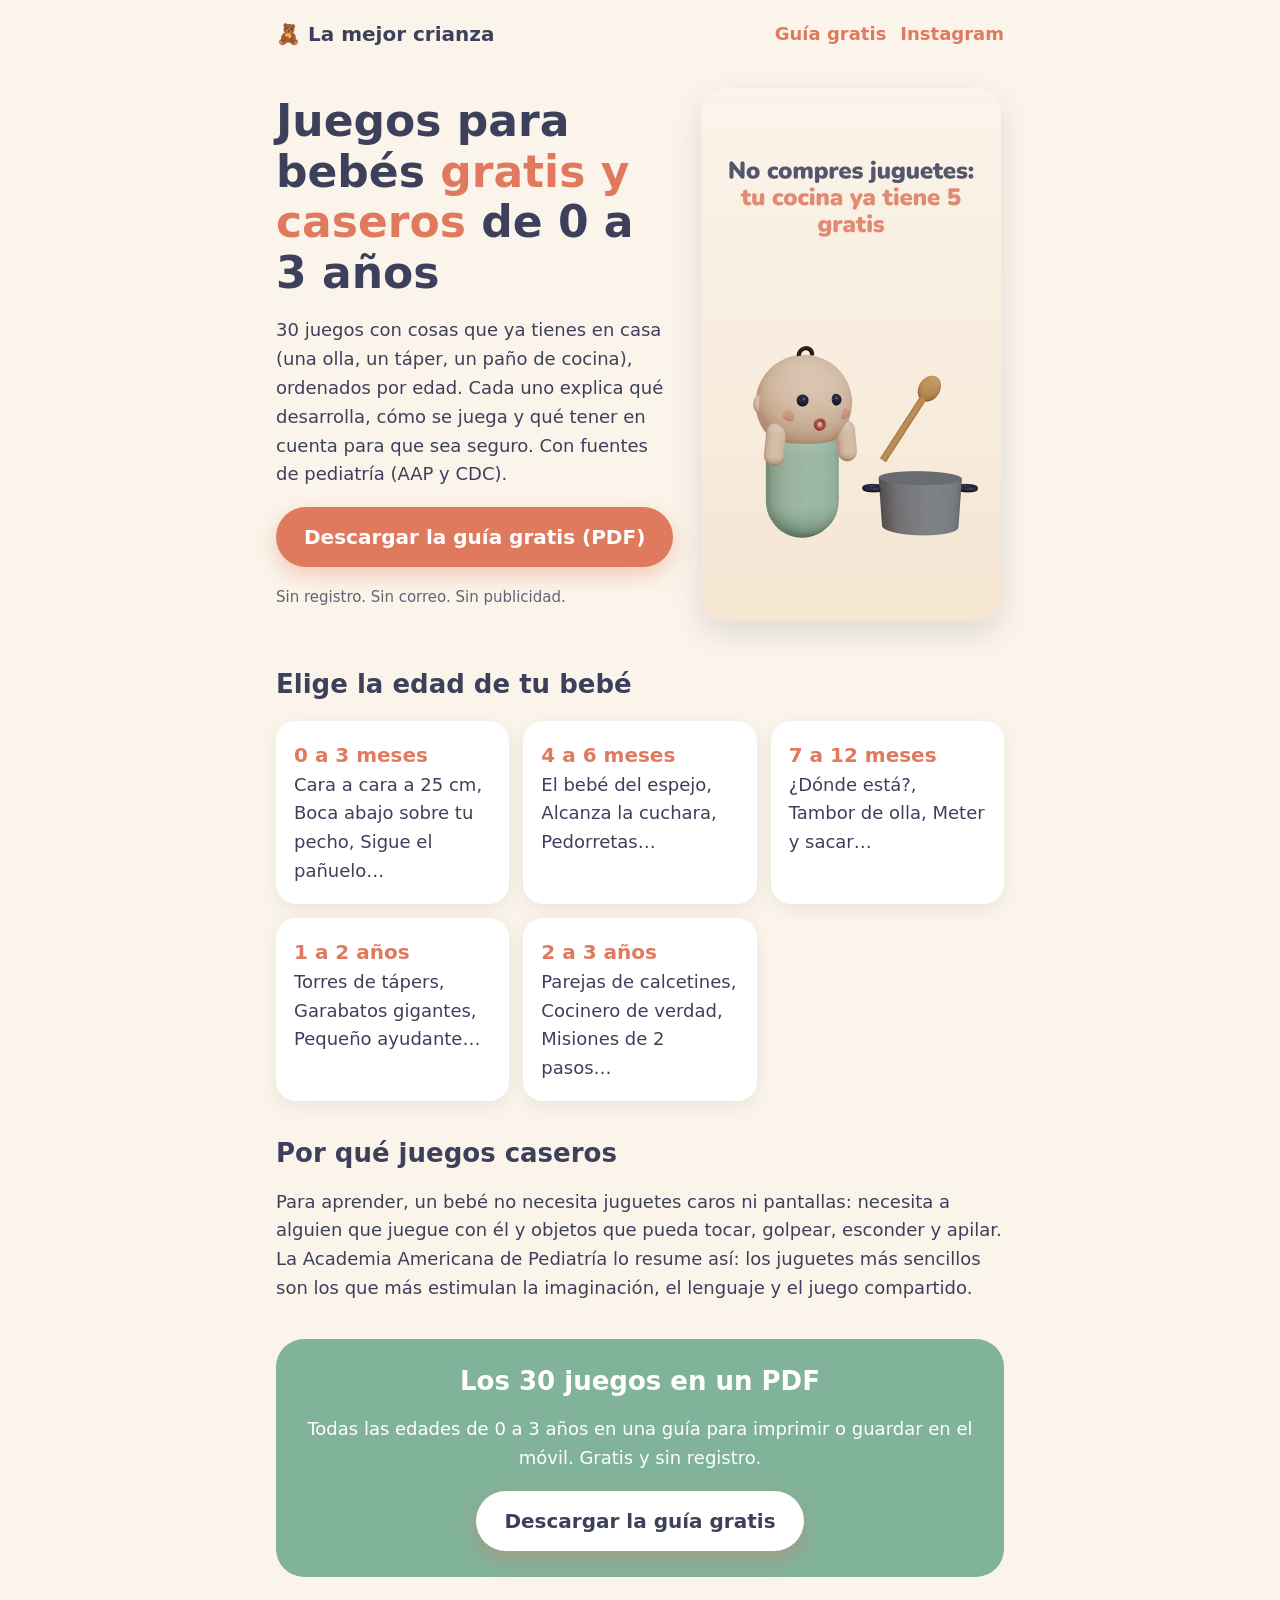
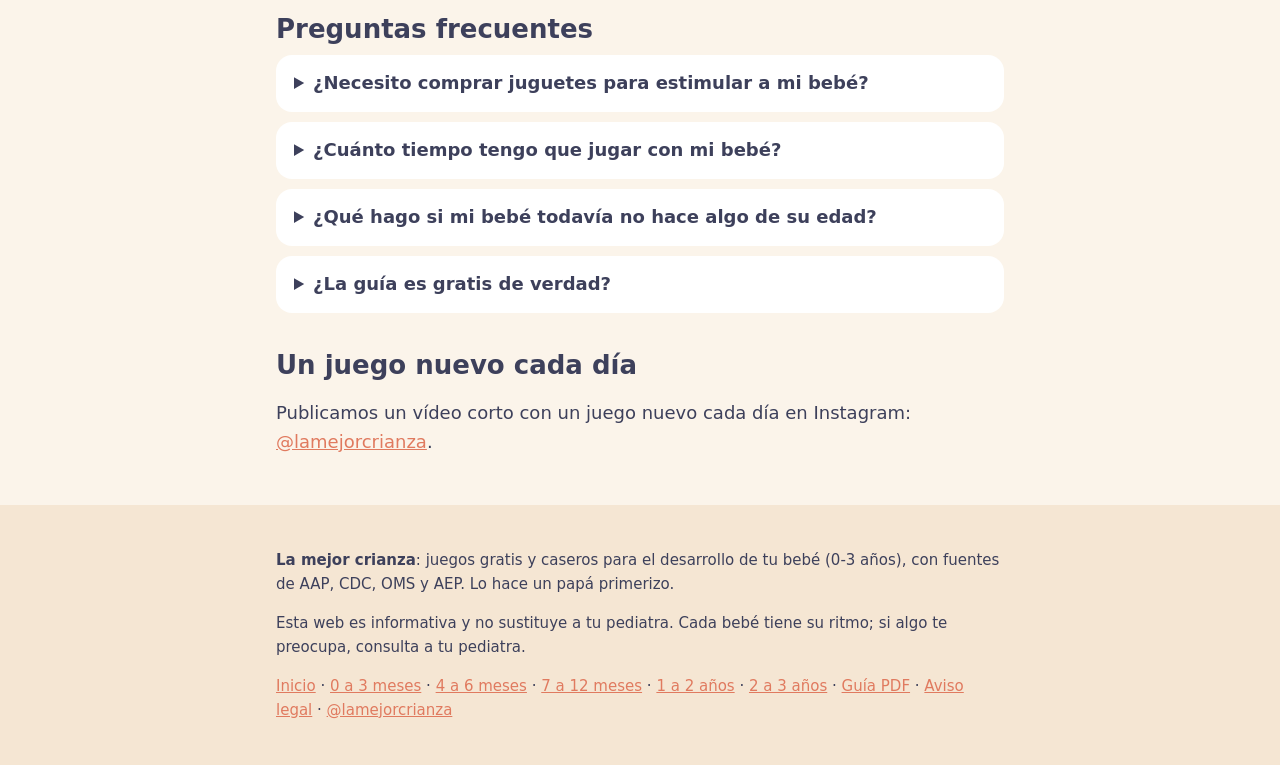
<file: index.html>
<!doctype html>
<html lang="es">
<head>
<meta charset="utf-8">
<meta name="viewport" content="width=device-width,initial-scale=1">
<title>Juegos para bebés gratis y caseros (0-3 años) + guía PDF</title>
<meta name="description" content="30 juegos gratis para bebés de 0 a 3 años con cosas de casa, ordenados por edad y con fuentes de pediatría. Descarga la guía en PDF sin registro.">
<link rel="canonical" href="https://laap92.github.io/juegos-para-bebes/">
<meta property="og:type" content="website">
<meta property="og:locale" content="es_ES">
<meta property="og:title" content="Juegos para bebés gratis y caseros (0-3 años) + guía PDF">
<meta property="og:description" content="30 juegos gratis para bebés de 0 a 3 años con cosas de casa, ordenados por edad y con fuentes de pediatría. Descarga la guía en PDF sin registro.">
<meta property="og:url" content="https://laap92.github.io/juegos-para-bebes/">
<meta property="og:image" content="https://laap92.github.io/juegos-para-bebes/img/portada.jpg">
<meta name="twitter:card" content="summary_large_image">
<link rel="icon" href="img/icono.png">
<link rel="stylesheet" href="estilo.css">
<script type="application/ld+json">{"@context": "https://schema.org", "@type": "WebSite", "name": "La mejor crianza", "url": "https://laap92.github.io/juegos-para-bebes/", "inLanguage": "es"}</script>
<script type="application/ld+json">{"@context": "https://schema.org", "@type": "FAQPage", "mainEntity": [{"@type": "Question", "name": "¿Necesito comprar juguetes para estimular a mi bebé?", "acceptedAnswer": {"@type": "Answer", "text": "No. La Academia Americana de Pediatría (AAP) recuerda que los juguetes sencillos y tradicionales, y sobre todo jugar contigo, son lo que más ayuda al desarrollo. Una olla, un táper o un paño de cocina valen."}}, {"@type": "Question", "name": "¿Cuánto tiempo tengo que jugar con mi bebé?", "acceptedAnswer": {"@type": "Answer", "text": "Ratos cortos varias veces al día, cuando esté despierto y tranquilo. Si se cansa, llora o mira hacia otro lado, para y prueba más tarde. Lo importante es la constancia, no la duración."}}, {"@type": "Question", "name": "¿Qué hago si mi bebé todavía no hace algo de su edad?", "acceptedAnswer": {"@type": "Answer", "text": "Cada bebé tiene su ritmo y las edades son orientativas. Si algo te preocupa, consulta a tu pediatra: es quien puede valorarlo."}}, {"@type": "Question", "name": "¿La guía es gratis de verdad?", "acceptedAnswer": {"@type": "Answer", "text": "Sí. Es un PDF que se descarga sin registro ni correo electrónico."}}]}</script>
</head>
<body>
<header><div class="envoltura"><a class="marca" href="./">🧸 La mejor crianza</a><nav><a href="guia/">Guía gratis</a><a href="https://www.instagram.com/lamejorcrianza/" rel="me">Instagram</a></nav></div></header>
<main class="envoltura">
<section class="hero"><div>
<h1>Juegos para bebés <em>gratis y caseros</em> de 0 a 3 años</h1>
<p>30 juegos con cosas que ya tienes en casa (una olla, un táper, un paño de cocina), ordenados por edad. Cada uno explica qué desarrolla, cómo se juega y qué tener en cuenta para que sea seguro. Con fuentes de pediatría (AAP y CDC).</p>
<p><a class="boton" href="guia/">Descargar la guía gratis (PDF)</a></p>
<p class="nota">Sin registro. Sin correo. Sin publicidad.</p>
</div><img src="img/portada.jpg" alt="Ilustración 3D de un bebé jugando con una olla y una cuchara de madera" width="300" height="533"></section>
<h2>Elige la edad de tu bebé</h2>
<div class="etapas"><a class="etapa" href="juegos-bebe-0-3-meses/"><b>0 a 3 meses</b>Cara a cara a 25 cm, Boca abajo sobre tu pecho, Sigue el pañuelo…</a><a class="etapa" href="juegos-bebe-4-6-meses/"><b>4 a 6 meses</b>El bebé del espejo, Alcanza la cuchara, Pedorretas…</a><a class="etapa" href="juegos-bebe-7-12-meses/"><b>7 a 12 meses</b>¿Dónde está?, Tambor de olla, Meter y sacar…</a><a class="etapa" href="juegos-nino-1-2-anos/"><b>1 a 2 años</b>Torres de tápers, Garabatos gigantes, Pequeño ayudante…</a><a class="etapa" href="juegos-nino-2-3-anos/"><b>2 a 3 años</b>Parejas de calcetines, Cocinero de verdad, Misiones de 2 pasos…</a></div>
<h2>Por qué juegos caseros</h2>
<p>Para aprender, un bebé no necesita juguetes caros ni pantallas: necesita a alguien que juegue con él y objetos que pueda tocar, golpear, esconder y apilar. La Academia Americana de Pediatría lo resume así: los juguetes más sencillos son los que más estimulan la imaginación, el lenguaje y el juego compartido.</p>
<section class="cta"><h2>Los 30 juegos en un PDF</h2>
<p>Todas las edades de 0 a 3 años en una guía para imprimir o guardar en el móvil. Gratis y sin registro.</p>
<a class="boton" href="guia/">Descargar la guía gratis</a></section>
<h2>Preguntas frecuentes</h2>
<details><summary>¿Necesito comprar juguetes para estimular a mi bebé?</summary><p>No. La Academia Americana de Pediatría (AAP) recuerda que los juguetes sencillos y tradicionales, y sobre todo jugar contigo, son lo que más ayuda al desarrollo. Una olla, un táper o un paño de cocina valen.</p></details><details><summary>¿Cuánto tiempo tengo que jugar con mi bebé?</summary><p>Ratos cortos varias veces al día, cuando esté despierto y tranquilo. Si se cansa, llora o mira hacia otro lado, para y prueba más tarde. Lo importante es la constancia, no la duración.</p></details><details><summary>¿Qué hago si mi bebé todavía no hace algo de su edad?</summary><p>Cada bebé tiene su ritmo y las edades son orientativas. Si algo te preocupa, consulta a tu pediatra: es quien puede valorarlo.</p></details><details><summary>¿La guía es gratis de verdad?</summary><p>Sí. Es un PDF que se descarga sin registro ni correo electrónico.</p></details>
<h2>Un juego nuevo cada día</h2>
<p>Publicamos un vídeo corto con un juego nuevo cada día en Instagram: <a href="https://www.instagram.com/lamejorcrianza/">@lamejorcrianza</a>.</p>

</main>
<footer><div class="envoltura">
<p><b>La mejor crianza</b>: juegos gratis y caseros para el desarrollo de tu bebé (0-3 años), con fuentes de AAP, CDC, OMS y AEP. Lo hace un papá primerizo.</p>
<p>Esta web es informativa y no sustituye a tu pediatra. Cada bebé tiene su ritmo; si algo te preocupa, consulta a tu pediatra.</p>
<p><a href="./">Inicio</a> · <a href="juegos-bebe-0-3-meses/">0 a 3 meses</a> · <a href="juegos-bebe-4-6-meses/">4 a 6 meses</a> · <a href="juegos-bebe-7-12-meses/">7 a 12 meses</a> · <a href="juegos-nino-1-2-anos/">1 a 2 años</a> · <a href="juegos-nino-2-3-anos/">2 a 3 años</a> · <a href="guia/">Guía PDF</a> · <a href="aviso-legal/">Aviso legal</a> · <a href="https://www.instagram.com/lamejorcrianza/">@lamejorcrianza</a></p>
</div></footer>
</body>
</html>
</file>
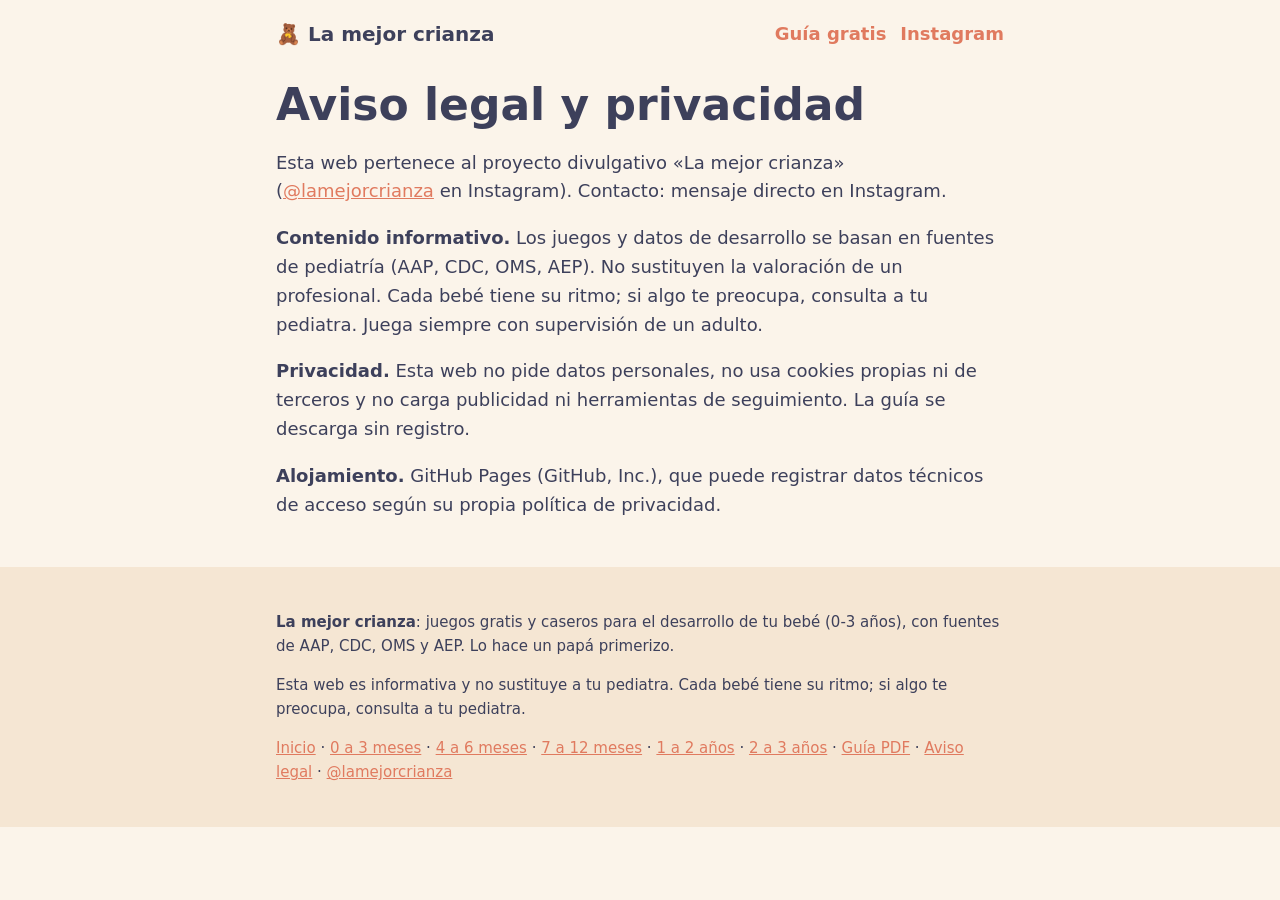
<file: aviso-legal/index.html>
<!doctype html>
<html lang="es">
<head>
<meta charset="utf-8">
<meta name="robots" content="noindex">
<meta name="viewport" content="width=device-width,initial-scale=1">
<title>Aviso legal y privacidad · La mejor crianza</title>
<meta name="description" content="Aviso legal y privacidad de La mejor crianza.">
<link rel="canonical" href="https://laap92.github.io/juegos-para-bebes/aviso-legal/">
<meta property="og:type" content="website">
<meta property="og:locale" content="es_ES">
<meta property="og:title" content="Aviso legal y privacidad · La mejor crianza">
<meta property="og:description" content="Aviso legal y privacidad de La mejor crianza.">
<meta property="og:url" content="https://laap92.github.io/juegos-para-bebes/aviso-legal/">
<meta property="og:image" content="https://laap92.github.io/juegos-para-bebes/img/portada.jpg">
<meta name="twitter:card" content="summary_large_image">
<link rel="icon" href="../img/icono.png">
<link rel="stylesheet" href="../estilo.css">

</head>
<body>
<header><div class="envoltura"><a class="marca" href=".././">🧸 La mejor crianza</a><nav><a href="../guia/">Guía gratis</a><a href="https://www.instagram.com/lamejorcrianza/" rel="me">Instagram</a></nav></div></header>
<main class="envoltura">
<h1>Aviso legal y privacidad</h1>
<p>Esta web pertenece al proyecto divulgativo «La mejor crianza» (<a href="https://www.instagram.com/lamejorcrianza/">@lamejorcrianza</a> en Instagram). Contacto: mensaje directo en Instagram.</p>
<p><b>Contenido informativo.</b> Los juegos y datos de desarrollo se basan en fuentes de pediatría (AAP, CDC, OMS, AEP). No sustituyen la valoración de un profesional. Cada bebé tiene su ritmo; si algo te preocupa, consulta a tu pediatra. Juega siempre con supervisión de un adulto.</p>
<p><b>Privacidad.</b> Esta web no pide datos personales, no usa cookies propias ni de terceros y no carga publicidad ni herramientas de seguimiento. La guía se descarga sin registro.</p>
<p><b>Alojamiento.</b> GitHub Pages (GitHub, Inc.), que puede registrar datos técnicos de acceso según su propia política de privacidad.</p>

</main>
<footer><div class="envoltura">
<p><b>La mejor crianza</b>: juegos gratis y caseros para el desarrollo de tu bebé (0-3 años), con fuentes de AAP, CDC, OMS y AEP. Lo hace un papá primerizo.</p>
<p>Esta web es informativa y no sustituye a tu pediatra. Cada bebé tiene su ritmo; si algo te preocupa, consulta a tu pediatra.</p>
<p><a href=".././">Inicio</a> · <a href="../juegos-bebe-0-3-meses/">0 a 3 meses</a> · <a href="../juegos-bebe-4-6-meses/">4 a 6 meses</a> · <a href="../juegos-bebe-7-12-meses/">7 a 12 meses</a> · <a href="../juegos-nino-1-2-anos/">1 a 2 años</a> · <a href="../juegos-nino-2-3-anos/">2 a 3 años</a> · <a href="../guia/">Guía PDF</a> · <a href="../aviso-legal/">Aviso legal</a> · <a href="https://www.instagram.com/lamejorcrianza/">@lamejorcrianza</a></p>
</div></footer>
</body>
</html>
</file>
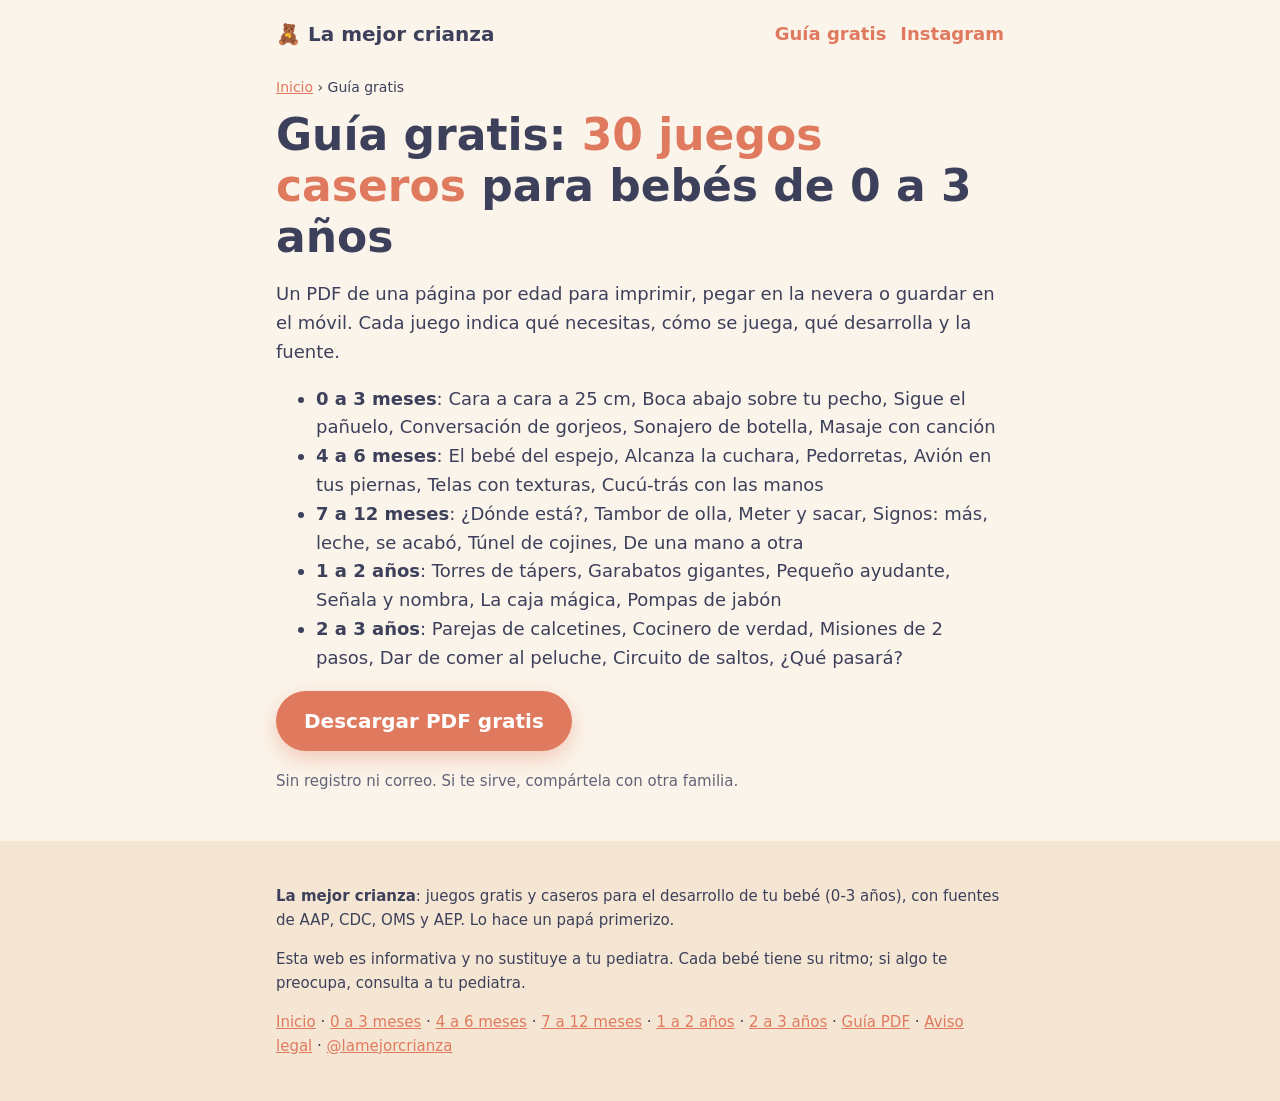
<file: guia/index.html>
<!doctype html>
<html lang="es">
<head>
<meta charset="utf-8">
<meta name="viewport" content="width=device-width,initial-scale=1">
<title>Guía gratis en PDF: 30 juegos caseros para bebés (0-3 años)</title>
<meta name="description" content="Descarga gratis y sin registro la guía con 30 juegos caseros para bebés de 0 a 3 años, ordenados por edad.">
<link rel="canonical" href="https://laap92.github.io/juegos-para-bebes/guia/">
<meta property="og:type" content="website">
<meta property="og:locale" content="es_ES">
<meta property="og:title" content="Guía gratis en PDF: 30 juegos caseros para bebés (0-3 años)">
<meta property="og:description" content="Descarga gratis y sin registro la guía con 30 juegos caseros para bebés de 0 a 3 años, ordenados por edad.">
<meta property="og:url" content="https://laap92.github.io/juegos-para-bebes/guia/">
<meta property="og:image" content="https://laap92.github.io/juegos-para-bebes/img/portada.jpg">
<meta name="twitter:card" content="summary_large_image">
<link rel="icon" href="../img/icono.png">
<link rel="stylesheet" href="../estilo.css">
<script type="application/ld+json">{"@context": "https://schema.org", "@type": "DigitalDocument", "name": "Guía: 30 juegos gratis para bebés de 0 a 3 años", "inLanguage": "es", "encodingFormat": "application/pdf", "url": "https://laap92.github.io/juegos-para-bebes/guia-30-juegos-gratis-bebe.pdf", "isAccessibleForFree": true}</script>
</head>
<body>
<header><div class="envoltura"><a class="marca" href=".././">🧸 La mejor crianza</a><nav><a href="../guia/">Guía gratis</a><a href="https://www.instagram.com/lamejorcrianza/" rel="me">Instagram</a></nav></div></header>
<main class="envoltura">
<div class="migas"><a href="../">Inicio</a> › Guía gratis</div>
<h1>Guía gratis: <em>30 juegos caseros</em> para bebés de 0 a 3 años</h1>
<p>Un PDF de una página por edad para imprimir, pegar en la nevera o guardar en el móvil. Cada juego indica qué necesitas, cómo se juega, qué desarrolla y la fuente.</p>
<ul><li><b>0 a 3 meses</b>: Cara a cara a 25 cm, Boca abajo sobre tu pecho, Sigue el pañuelo, Conversación de gorjeos, Sonajero de botella, Masaje con canción</li><li><b>4 a 6 meses</b>: El bebé del espejo, Alcanza la cuchara, Pedorretas, Avión en tus piernas, Telas con texturas, Cucú-trás con las manos</li><li><b>7 a 12 meses</b>: ¿Dónde está?, Tambor de olla, Meter y sacar, Signos: más, leche, se acabó, Túnel de cojines, De una mano a otra</li><li><b>1 a 2 años</b>: Torres de tápers, Garabatos gigantes, Pequeño ayudante, Señala y nombra, La caja mágica, Pompas de jabón</li><li><b>2 a 3 años</b>: Parejas de calcetines, Cocinero de verdad, Misiones de 2 pasos, Dar de comer al peluche, Circuito de saltos, ¿Qué pasará?</li></ul>
<p><a class="boton" href="../guia-30-juegos-gratis-bebe.pdf" download>Descargar PDF gratis</a></p>
<p class="nota">Sin registro ni correo. Si te sirve, compártela con otra familia.</p>

</main>
<footer><div class="envoltura">
<p><b>La mejor crianza</b>: juegos gratis y caseros para el desarrollo de tu bebé (0-3 años), con fuentes de AAP, CDC, OMS y AEP. Lo hace un papá primerizo.</p>
<p>Esta web es informativa y no sustituye a tu pediatra. Cada bebé tiene su ritmo; si algo te preocupa, consulta a tu pediatra.</p>
<p><a href=".././">Inicio</a> · <a href="../juegos-bebe-0-3-meses/">0 a 3 meses</a> · <a href="../juegos-bebe-4-6-meses/">4 a 6 meses</a> · <a href="../juegos-bebe-7-12-meses/">7 a 12 meses</a> · <a href="../juegos-nino-1-2-anos/">1 a 2 años</a> · <a href="../juegos-nino-2-3-anos/">2 a 3 años</a> · <a href="../guia/">Guía PDF</a> · <a href="../aviso-legal/">Aviso legal</a> · <a href="https://www.instagram.com/lamejorcrianza/">@lamejorcrianza</a></p>
</div></footer>
</body>
</html>
</file>
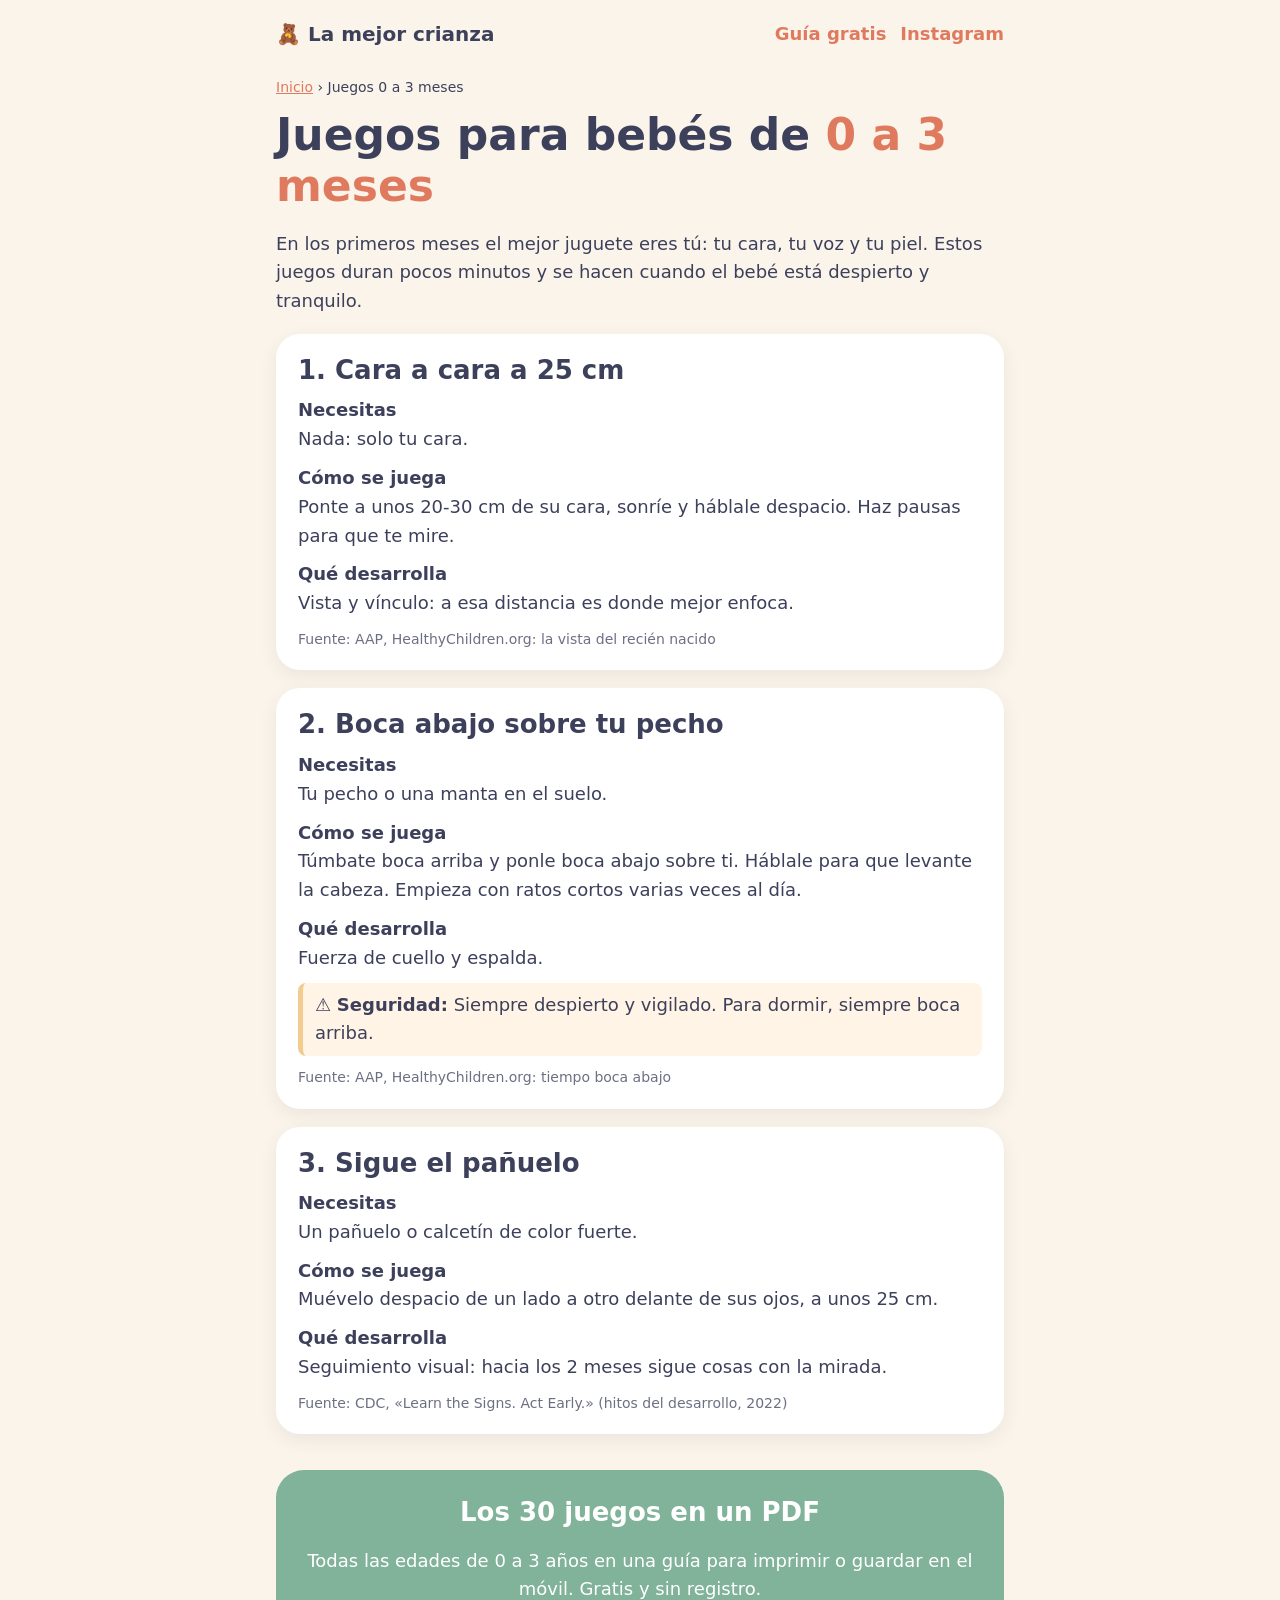
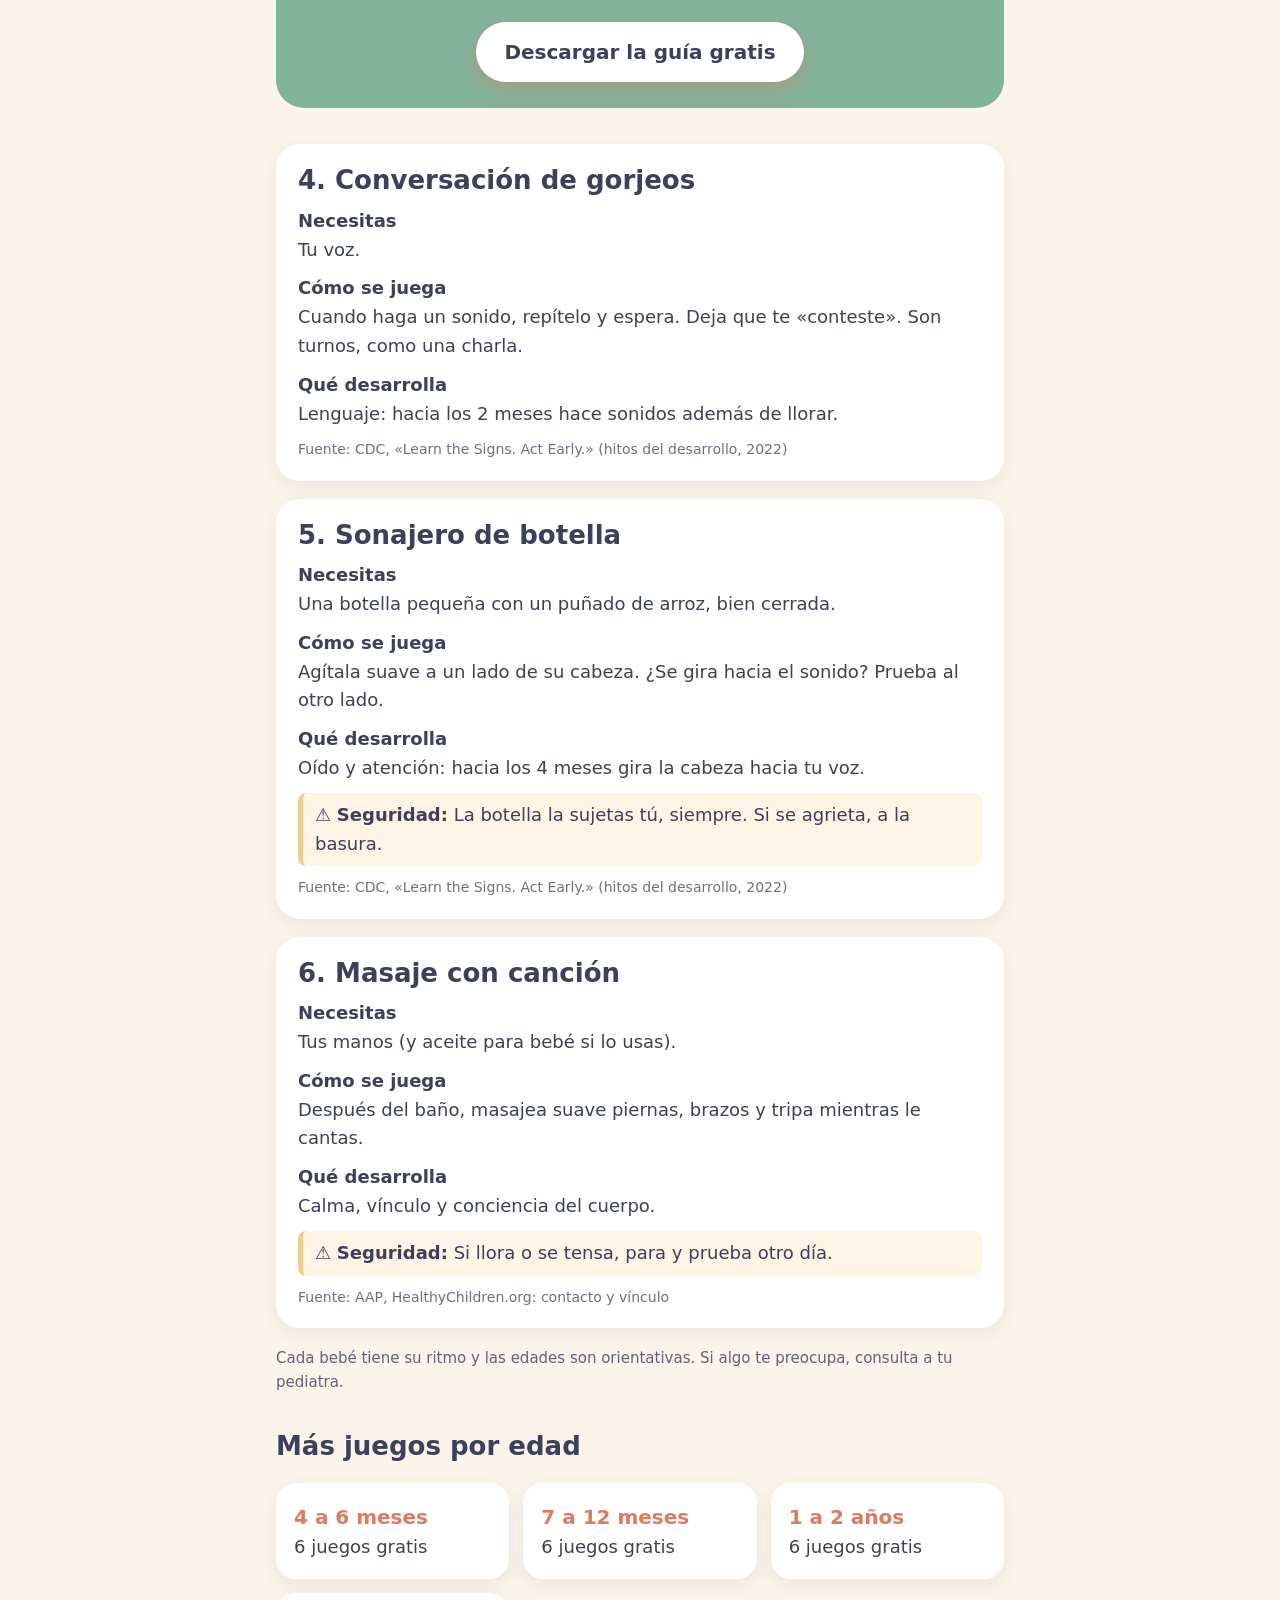
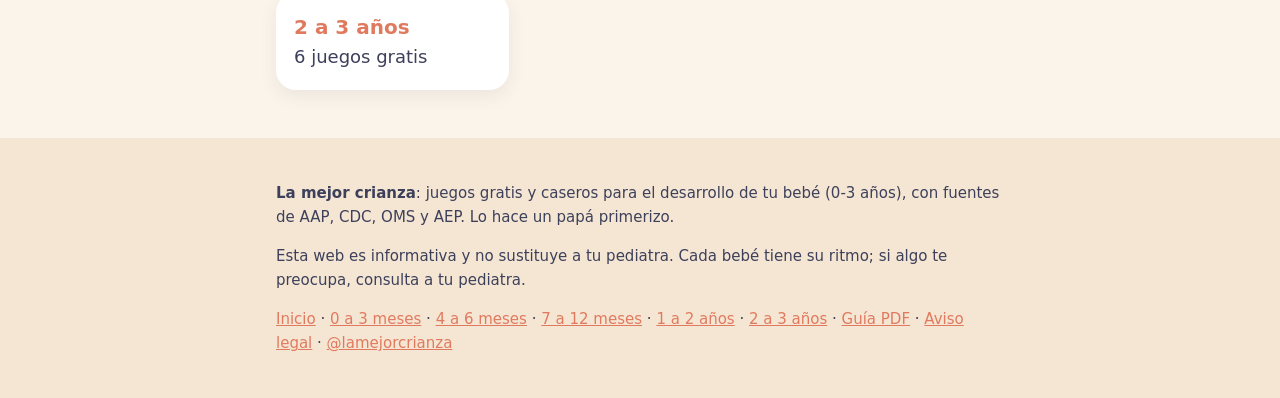
<file: juegos-bebe-0-3-meses/index.html>
<!doctype html>
<html lang="es">
<head>
<meta charset="utf-8">
<meta name="viewport" content="width=device-width,initial-scale=1">
<title>Juegos para bebés de 0 a 3 meses: 6 ideas gratis en casa</title>
<meta name="description" content="6 juegos gratis para recién nacidos y bebés de 0 a 3 meses, con lo que ya tienes en casa: qué desarrolla cada uno, cómo hacerlo y seguridad.">
<link rel="canonical" href="https://laap92.github.io/juegos-para-bebes/juegos-bebe-0-3-meses/">
<meta property="og:type" content="website">
<meta property="og:locale" content="es_ES">
<meta property="og:title" content="Juegos para bebés de 0 a 3 meses: 6 ideas gratis en casa">
<meta property="og:description" content="6 juegos gratis para recién nacidos y bebés de 0 a 3 meses, con lo que ya tienes en casa: qué desarrolla cada uno, cómo hacerlo y seguridad.">
<meta property="og:url" content="https://laap92.github.io/juegos-para-bebes/juegos-bebe-0-3-meses/">
<meta property="og:image" content="https://laap92.github.io/juegos-para-bebes/img/portada.jpg">
<meta name="twitter:card" content="summary_large_image">
<link rel="icon" href="../img/icono.png">
<link rel="stylesheet" href="../estilo.css">
<script type="application/ld+json">{"@context": "https://schema.org", "@type": "Article", "headline": "Juegos para bebés de 0 a 3 meses: 6 ideas gratis en casa", "description": "6 juegos gratis para recién nacidos y bebés de 0 a 3 meses, con lo que ya tienes en casa: qué desarrolla cada uno, cómo hacerlo y seguridad.", "inLanguage": "es", "datePublished": "2026-11-18", "dateModified": "2026-11-18", "image": "https://laap92.github.io/juegos-para-bebes/img/portada.jpg", "author": {"@type": "Organization", "name": "La mejor crianza", "url": "https://www.instagram.com/lamejorcrianza/"}, "publisher": {"@type": "Organization", "name": "La mejor crianza"}, "mainEntityOfPage": "https://laap92.github.io/juegos-para-bebes/juegos-bebe-0-3-meses/"}</script>
<script type="application/ld+json">{"@context": "https://schema.org", "@type": "BreadcrumbList", "itemListElement": [{"@type": "ListItem", "position": 1, "name": "Inicio", "item": "https://laap92.github.io/juegos-para-bebes/"}, {"@type": "ListItem", "position": 2, "name": "Juegos 0 a 3 meses", "item": "https://laap92.github.io/juegos-para-bebes/juegos-bebe-0-3-meses/"}]}</script>
</head>
<body>
<header><div class="envoltura"><a class="marca" href=".././">🧸 La mejor crianza</a><nav><a href="../guia/">Guía gratis</a><a href="https://www.instagram.com/lamejorcrianza/" rel="me">Instagram</a></nav></div></header>
<main class="envoltura">
<div class="migas"><a href="../">Inicio</a> › Juegos 0 a 3 meses</div>
<h1>Juegos para bebés de <em>0 a 3 meses</em></h1>
<p>En los primeros meses el mejor juguete eres tú: tu cara, tu voz y tu piel. Estos juegos duran pocos minutos y se hacen cuando el bebé está despierto y tranquilo.</p>
<article class="juego" id="juego-1">
<h2>1. Cara a cara a 25 cm</h2>
<dl><dt>Necesitas</dt><dd>Nada: solo tu cara.</dd>
<dt>Cómo se juega</dt><dd>Ponte a unos 20-30 cm de su cara, sonríe y háblale despacio. Haz pausas para que te mire.</dd>
<dt>Qué desarrolla</dt><dd>Vista y vínculo: a esa distancia es donde mejor enfoca.</dd></dl>

<div class="fuente">Fuente: AAP, HealthyChildren.org: la vista del recién nacido</div>
</article>
<article class="juego" id="juego-2">
<h2>2. Boca abajo sobre tu pecho</h2>
<dl><dt>Necesitas</dt><dd>Tu pecho o una manta en el suelo.</dd>
<dt>Cómo se juega</dt><dd>Túmbate boca arriba y ponle boca abajo sobre ti. Háblale para que levante la cabeza. Empieza con ratos cortos varias veces al día.</dd>
<dt>Qué desarrolla</dt><dd>Fuerza de cuello y espalda.</dd></dl>
<div class="seg">⚠️ <b>Seguridad:</b> Siempre despierto y vigilado. Para dormir, siempre boca arriba.</div>
<div class="fuente">Fuente: AAP, HealthyChildren.org: tiempo boca abajo</div>
</article>
<article class="juego" id="juego-3">
<h2>3. Sigue el pañuelo</h2>
<dl><dt>Necesitas</dt><dd>Un pañuelo o calcetín de color fuerte.</dd>
<dt>Cómo se juega</dt><dd>Muévelo despacio de un lado a otro delante de sus ojos, a unos 25 cm.</dd>
<dt>Qué desarrolla</dt><dd>Seguimiento visual: hacia los 2 meses sigue cosas con la mirada.</dd></dl>

<div class="fuente">Fuente: CDC, «Learn the Signs. Act Early.» (hitos del desarrollo, 2022)</div>
</article>
<section class="cta"><h2>Los 30 juegos en un PDF</h2>
<p>Todas las edades de 0 a 3 años en una guía para imprimir o guardar en el móvil. Gratis y sin registro.</p>
<a class="boton" href="../guia/">Descargar la guía gratis</a></section>
<article class="juego" id="juego-4">
<h2>4. Conversación de gorjeos</h2>
<dl><dt>Necesitas</dt><dd>Tu voz.</dd>
<dt>Cómo se juega</dt><dd>Cuando haga un sonido, repítelo y espera. Deja que te «conteste». Son turnos, como una charla.</dd>
<dt>Qué desarrolla</dt><dd>Lenguaje: hacia los 2 meses hace sonidos además de llorar.</dd></dl>

<div class="fuente">Fuente: CDC, «Learn the Signs. Act Early.» (hitos del desarrollo, 2022)</div>
</article>
<article class="juego" id="juego-5">
<h2>5. Sonajero de botella</h2>
<dl><dt>Necesitas</dt><dd>Una botella pequeña con un puñado de arroz, bien cerrada.</dd>
<dt>Cómo se juega</dt><dd>Agítala suave a un lado de su cabeza. ¿Se gira hacia el sonido? Prueba al otro lado.</dd>
<dt>Qué desarrolla</dt><dd>Oído y atención: hacia los 4 meses gira la cabeza hacia tu voz.</dd></dl>
<div class="seg">⚠️ <b>Seguridad:</b> La botella la sujetas tú, siempre. Si se agrieta, a la basura.</div>
<div class="fuente">Fuente: CDC, «Learn the Signs. Act Early.» (hitos del desarrollo, 2022)</div>
</article>
<article class="juego" id="juego-6">
<h2>6. Masaje con canción</h2>
<dl><dt>Necesitas</dt><dd>Tus manos (y aceite para bebé si lo usas).</dd>
<dt>Cómo se juega</dt><dd>Después del baño, masajea suave piernas, brazos y tripa mientras le cantas.</dd>
<dt>Qué desarrolla</dt><dd>Calma, vínculo y conciencia del cuerpo.</dd></dl>
<div class="seg">⚠️ <b>Seguridad:</b> Si llora o se tensa, para y prueba otro día.</div>
<div class="fuente">Fuente: AAP, HealthyChildren.org: contacto y vínculo</div>
</article>
<p class="nota">Cada bebé tiene su ritmo y las edades son orientativas. Si algo te preocupa, consulta a tu pediatra.</p>
<h2>Más juegos por edad</h2><div class="etapas"><a class="etapa" href="../juegos-bebe-4-6-meses/"><b>4 a 6 meses</b>6 juegos gratis</a> <a class="etapa" href="../juegos-bebe-7-12-meses/"><b>7 a 12 meses</b>6 juegos gratis</a> <a class="etapa" href="../juegos-nino-1-2-anos/"><b>1 a 2 años</b>6 juegos gratis</a> <a class="etapa" href="../juegos-nino-2-3-anos/"><b>2 a 3 años</b>6 juegos gratis</a></div>
</main>
<footer><div class="envoltura">
<p><b>La mejor crianza</b>: juegos gratis y caseros para el desarrollo de tu bebé (0-3 años), con fuentes de AAP, CDC, OMS y AEP. Lo hace un papá primerizo.</p>
<p>Esta web es informativa y no sustituye a tu pediatra. Cada bebé tiene su ritmo; si algo te preocupa, consulta a tu pediatra.</p>
<p><a href=".././">Inicio</a> · <a href="../juegos-bebe-0-3-meses/">0 a 3 meses</a> · <a href="../juegos-bebe-4-6-meses/">4 a 6 meses</a> · <a href="../juegos-bebe-7-12-meses/">7 a 12 meses</a> · <a href="../juegos-nino-1-2-anos/">1 a 2 años</a> · <a href="../juegos-nino-2-3-anos/">2 a 3 años</a> · <a href="../guia/">Guía PDF</a> · <a href="../aviso-legal/">Aviso legal</a> · <a href="https://www.instagram.com/lamejorcrianza/">@lamejorcrianza</a></p>
</div></footer>
</body>
</html>
</file>
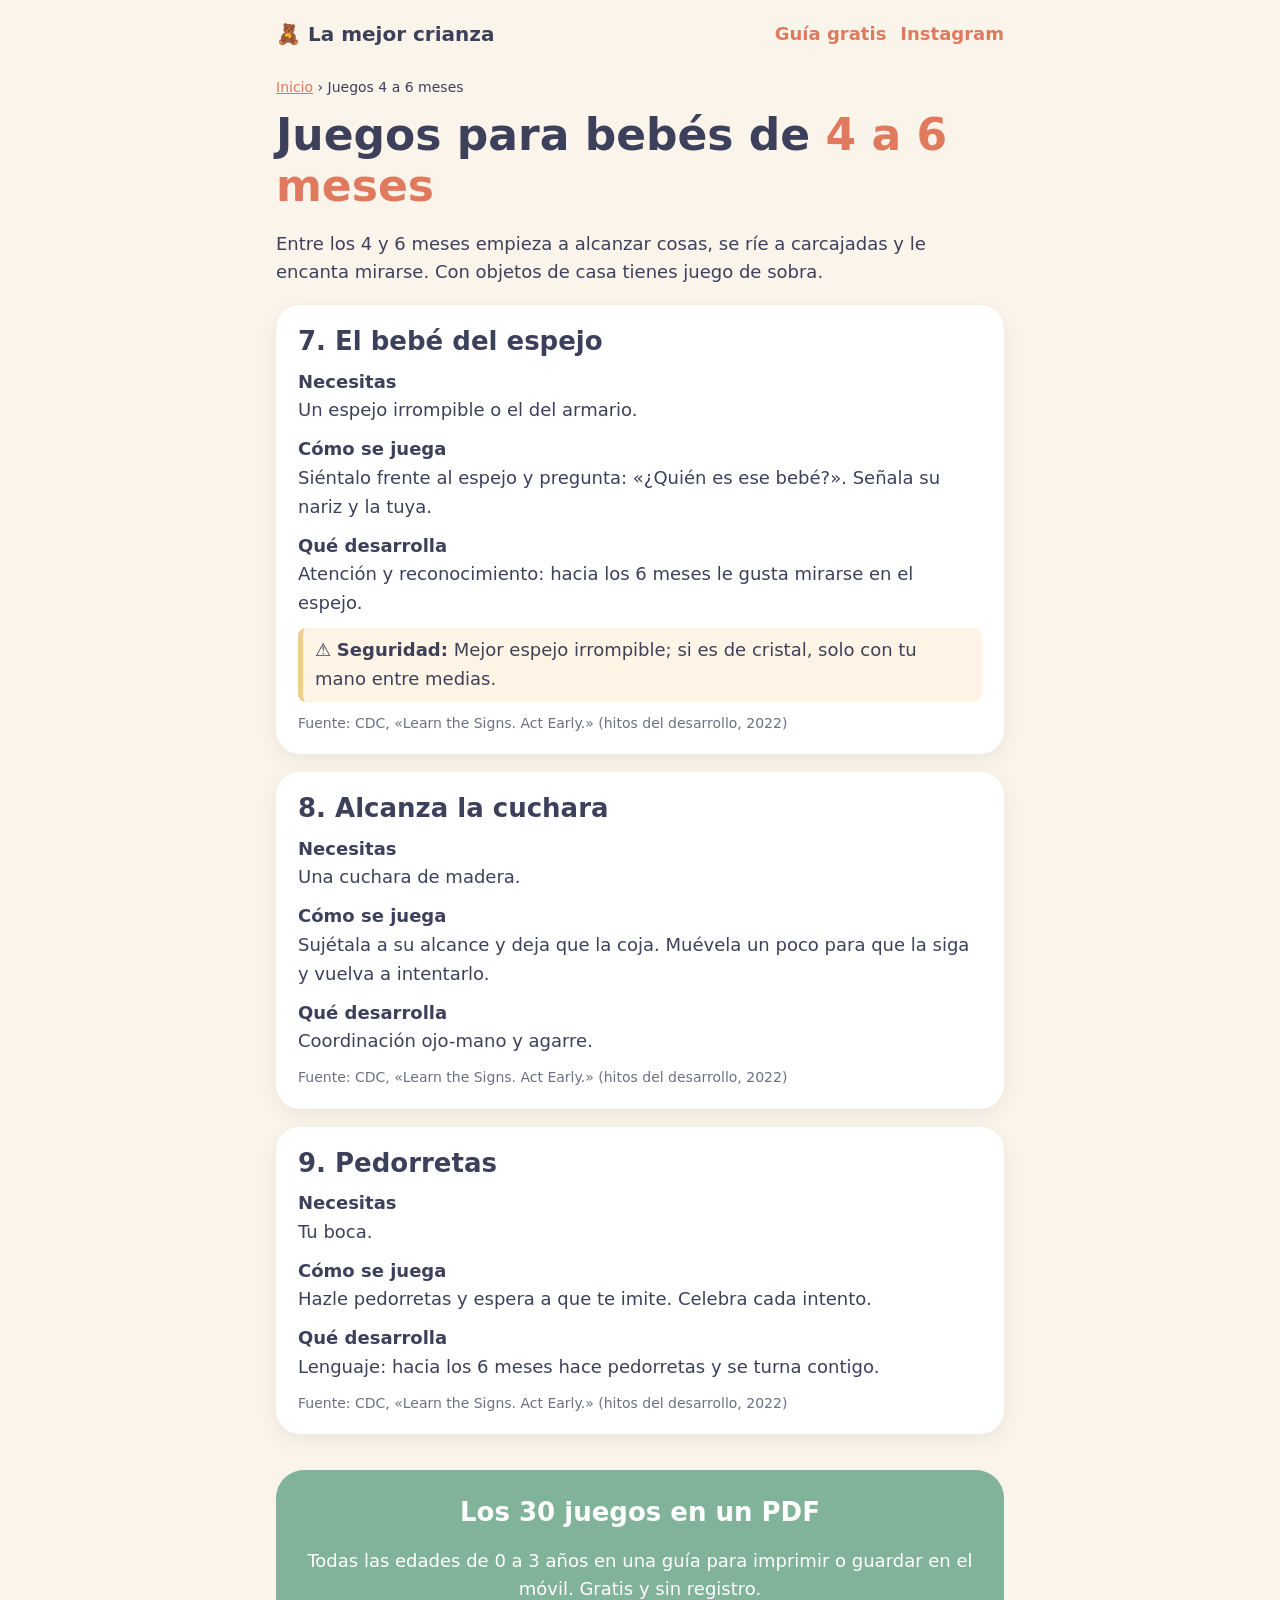
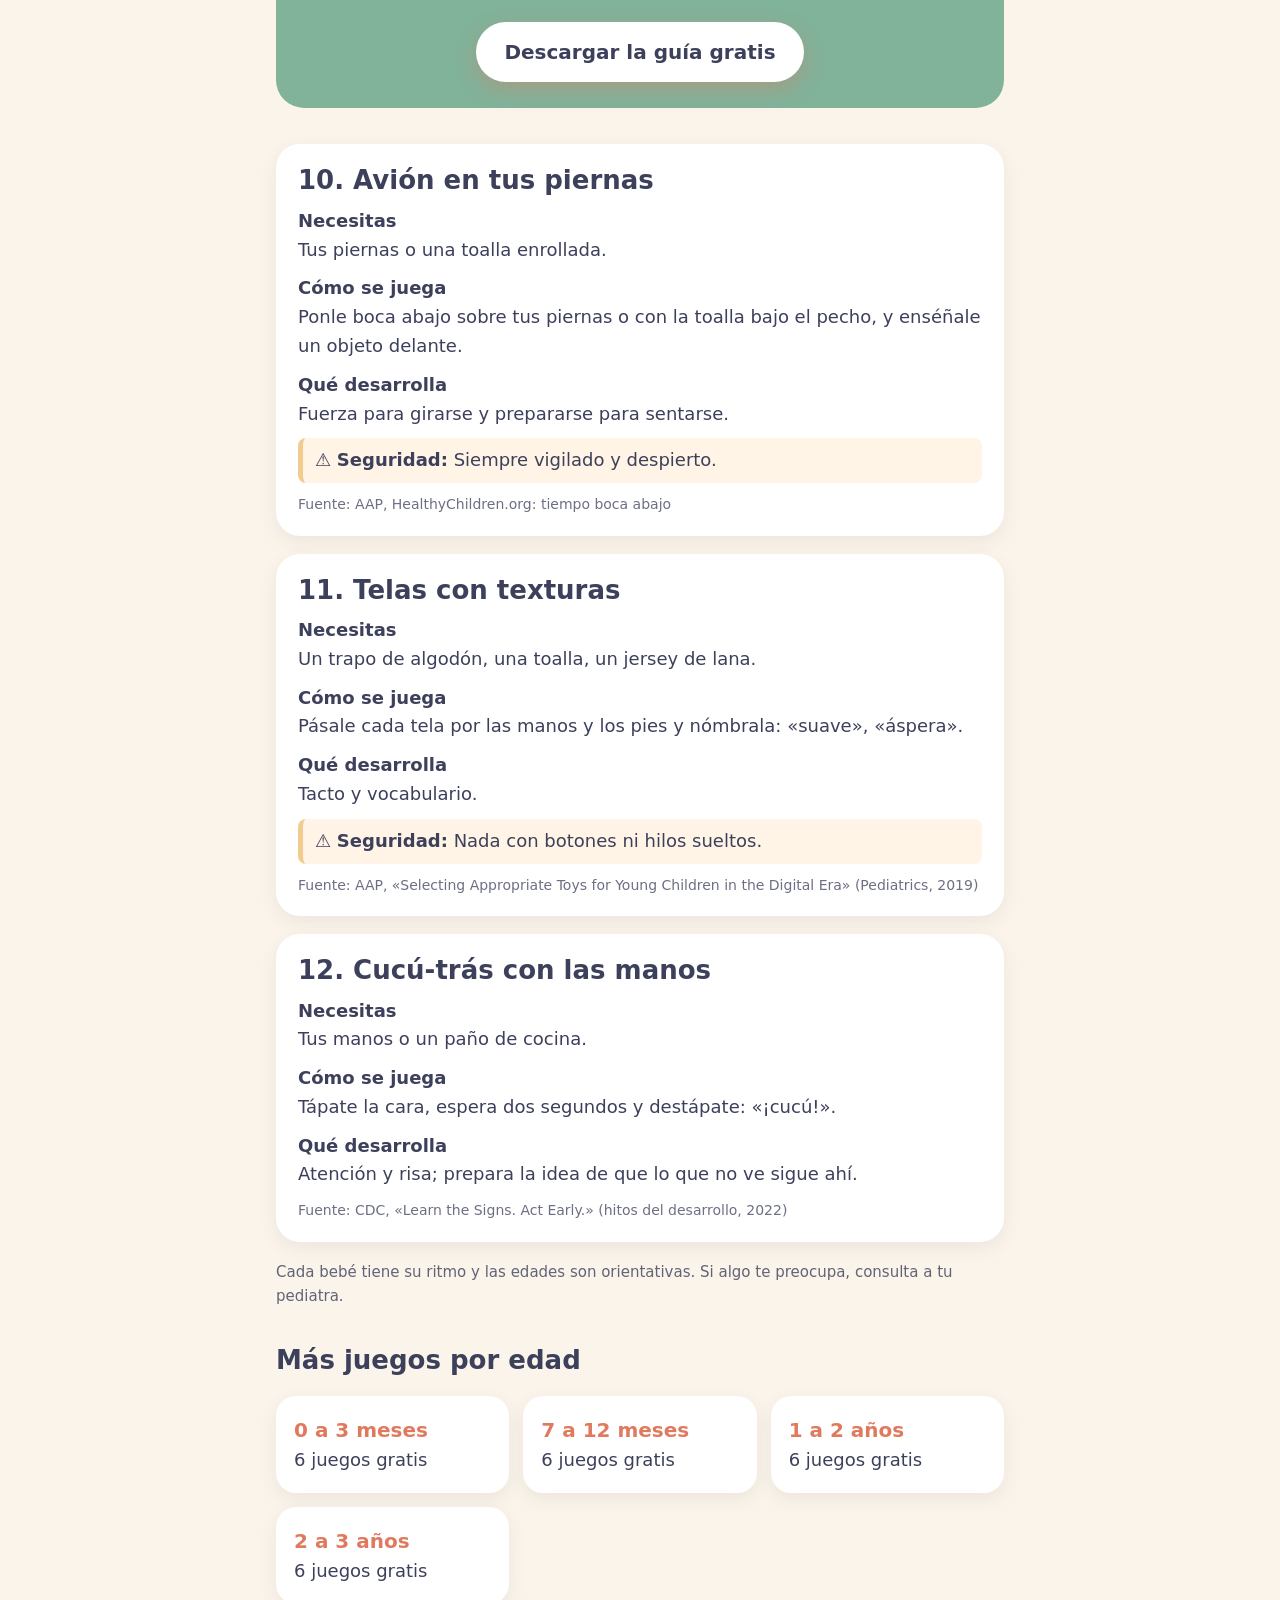
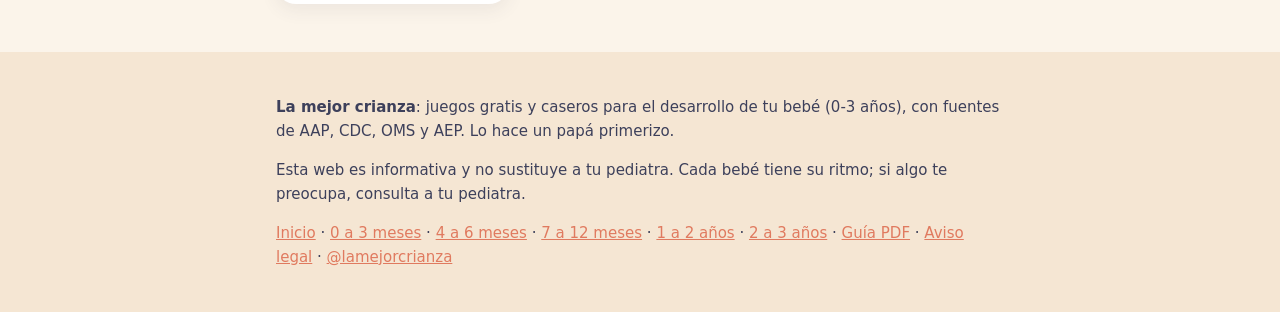
<file: juegos-bebe-4-6-meses/index.html>
<!doctype html>
<html lang="es">
<head>
<meta charset="utf-8">
<meta name="viewport" content="width=device-width,initial-scale=1">
<title>Juegos para bebés de 4 a 6 meses: 6 ideas gratis en casa</title>
<meta name="description" content="6 juegos caseros y gratis para bebés de 4 a 6 meses: espejo, alcanzar, pedorretas y más, con qué desarrolla cada uno y consejos de seguridad.">
<link rel="canonical" href="https://laap92.github.io/juegos-para-bebes/juegos-bebe-4-6-meses/">
<meta property="og:type" content="website">
<meta property="og:locale" content="es_ES">
<meta property="og:title" content="Juegos para bebés de 4 a 6 meses: 6 ideas gratis en casa">
<meta property="og:description" content="6 juegos caseros y gratis para bebés de 4 a 6 meses: espejo, alcanzar, pedorretas y más, con qué desarrolla cada uno y consejos de seguridad.">
<meta property="og:url" content="https://laap92.github.io/juegos-para-bebes/juegos-bebe-4-6-meses/">
<meta property="og:image" content="https://laap92.github.io/juegos-para-bebes/img/portada.jpg">
<meta name="twitter:card" content="summary_large_image">
<link rel="icon" href="../img/icono.png">
<link rel="stylesheet" href="../estilo.css">
<script type="application/ld+json">{"@context": "https://schema.org", "@type": "Article", "headline": "Juegos para bebés de 4 a 6 meses: 6 ideas gratis en casa", "description": "6 juegos caseros y gratis para bebés de 4 a 6 meses: espejo, alcanzar, pedorretas y más, con qué desarrolla cada uno y consejos de seguridad.", "inLanguage": "es", "datePublished": "2026-11-18", "dateModified": "2026-11-18", "image": "https://laap92.github.io/juegos-para-bebes/img/portada.jpg", "author": {"@type": "Organization", "name": "La mejor crianza", "url": "https://www.instagram.com/lamejorcrianza/"}, "publisher": {"@type": "Organization", "name": "La mejor crianza"}, "mainEntityOfPage": "https://laap92.github.io/juegos-para-bebes/juegos-bebe-4-6-meses/"}</script>
<script type="application/ld+json">{"@context": "https://schema.org", "@type": "BreadcrumbList", "itemListElement": [{"@type": "ListItem", "position": 1, "name": "Inicio", "item": "https://laap92.github.io/juegos-para-bebes/"}, {"@type": "ListItem", "position": 2, "name": "Juegos 4 a 6 meses", "item": "https://laap92.github.io/juegos-para-bebes/juegos-bebe-4-6-meses/"}]}</script>
</head>
<body>
<header><div class="envoltura"><a class="marca" href=".././">🧸 La mejor crianza</a><nav><a href="../guia/">Guía gratis</a><a href="https://www.instagram.com/lamejorcrianza/" rel="me">Instagram</a></nav></div></header>
<main class="envoltura">
<div class="migas"><a href="../">Inicio</a> › Juegos 4 a 6 meses</div>
<h1>Juegos para bebés de <em>4 a 6 meses</em></h1>
<p>Entre los 4 y 6 meses empieza a alcanzar cosas, se ríe a carcajadas y le encanta mirarse. Con objetos de casa tienes juego de sobra.</p>
<article class="juego" id="juego-7">
<h2>7. El bebé del espejo</h2>
<dl><dt>Necesitas</dt><dd>Un espejo irrompible o el del armario.</dd>
<dt>Cómo se juega</dt><dd>Siéntalo frente al espejo y pregunta: «¿Quién es ese bebé?». Señala su nariz y la tuya.</dd>
<dt>Qué desarrolla</dt><dd>Atención y reconocimiento: hacia los 6 meses le gusta mirarse en el espejo.</dd></dl>
<div class="seg">⚠️ <b>Seguridad:</b> Mejor espejo irrompible; si es de cristal, solo con tu mano entre medias.</div>
<div class="fuente">Fuente: CDC, «Learn the Signs. Act Early.» (hitos del desarrollo, 2022)</div>
</article>
<article class="juego" id="juego-8">
<h2>8. Alcanza la cuchara</h2>
<dl><dt>Necesitas</dt><dd>Una cuchara de madera.</dd>
<dt>Cómo se juega</dt><dd>Sujétala a su alcance y deja que la coja. Muévela un poco para que la siga y vuelva a intentarlo.</dd>
<dt>Qué desarrolla</dt><dd>Coordinación ojo-mano y agarre.</dd></dl>

<div class="fuente">Fuente: CDC, «Learn the Signs. Act Early.» (hitos del desarrollo, 2022)</div>
</article>
<article class="juego" id="juego-9">
<h2>9. Pedorretas</h2>
<dl><dt>Necesitas</dt><dd>Tu boca.</dd>
<dt>Cómo se juega</dt><dd>Hazle pedorretas y espera a que te imite. Celebra cada intento.</dd>
<dt>Qué desarrolla</dt><dd>Lenguaje: hacia los 6 meses hace pedorretas y se turna contigo.</dd></dl>

<div class="fuente">Fuente: CDC, «Learn the Signs. Act Early.» (hitos del desarrollo, 2022)</div>
</article>
<section class="cta"><h2>Los 30 juegos en un PDF</h2>
<p>Todas las edades de 0 a 3 años en una guía para imprimir o guardar en el móvil. Gratis y sin registro.</p>
<a class="boton" href="../guia/">Descargar la guía gratis</a></section>
<article class="juego" id="juego-10">
<h2>10. Avión en tus piernas</h2>
<dl><dt>Necesitas</dt><dd>Tus piernas o una toalla enrollada.</dd>
<dt>Cómo se juega</dt><dd>Ponle boca abajo sobre tus piernas o con la toalla bajo el pecho, y enséñale un objeto delante.</dd>
<dt>Qué desarrolla</dt><dd>Fuerza para girarse y prepararse para sentarse.</dd></dl>
<div class="seg">⚠️ <b>Seguridad:</b> Siempre vigilado y despierto.</div>
<div class="fuente">Fuente: AAP, HealthyChildren.org: tiempo boca abajo</div>
</article>
<article class="juego" id="juego-11">
<h2>11. Telas con texturas</h2>
<dl><dt>Necesitas</dt><dd>Un trapo de algodón, una toalla, un jersey de lana.</dd>
<dt>Cómo se juega</dt><dd>Pásale cada tela por las manos y los pies y nómbrala: «suave», «áspera».</dd>
<dt>Qué desarrolla</dt><dd>Tacto y vocabulario.</dd></dl>
<div class="seg">⚠️ <b>Seguridad:</b> Nada con botones ni hilos sueltos.</div>
<div class="fuente">Fuente: AAP, «Selecting Appropriate Toys for Young Children in the Digital Era» (Pediatrics, 2019)</div>
</article>
<article class="juego" id="juego-12">
<h2>12. Cucú-trás con las manos</h2>
<dl><dt>Necesitas</dt><dd>Tus manos o un paño de cocina.</dd>
<dt>Cómo se juega</dt><dd>Tápate la cara, espera dos segundos y destápate: «¡cucú!».</dd>
<dt>Qué desarrolla</dt><dd>Atención y risa; prepara la idea de que lo que no ve sigue ahí.</dd></dl>

<div class="fuente">Fuente: CDC, «Learn the Signs. Act Early.» (hitos del desarrollo, 2022)</div>
</article>
<p class="nota">Cada bebé tiene su ritmo y las edades son orientativas. Si algo te preocupa, consulta a tu pediatra.</p>
<h2>Más juegos por edad</h2><div class="etapas"><a class="etapa" href="../juegos-bebe-0-3-meses/"><b>0 a 3 meses</b>6 juegos gratis</a> <a class="etapa" href="../juegos-bebe-7-12-meses/"><b>7 a 12 meses</b>6 juegos gratis</a> <a class="etapa" href="../juegos-nino-1-2-anos/"><b>1 a 2 años</b>6 juegos gratis</a> <a class="etapa" href="../juegos-nino-2-3-anos/"><b>2 a 3 años</b>6 juegos gratis</a></div>
</main>
<footer><div class="envoltura">
<p><b>La mejor crianza</b>: juegos gratis y caseros para el desarrollo de tu bebé (0-3 años), con fuentes de AAP, CDC, OMS y AEP. Lo hace un papá primerizo.</p>
<p>Esta web es informativa y no sustituye a tu pediatra. Cada bebé tiene su ritmo; si algo te preocupa, consulta a tu pediatra.</p>
<p><a href=".././">Inicio</a> · <a href="../juegos-bebe-0-3-meses/">0 a 3 meses</a> · <a href="../juegos-bebe-4-6-meses/">4 a 6 meses</a> · <a href="../juegos-bebe-7-12-meses/">7 a 12 meses</a> · <a href="../juegos-nino-1-2-anos/">1 a 2 años</a> · <a href="../juegos-nino-2-3-anos/">2 a 3 años</a> · <a href="../guia/">Guía PDF</a> · <a href="../aviso-legal/">Aviso legal</a> · <a href="https://www.instagram.com/lamejorcrianza/">@lamejorcrianza</a></p>
</div></footer>
</body>
</html>
</file>
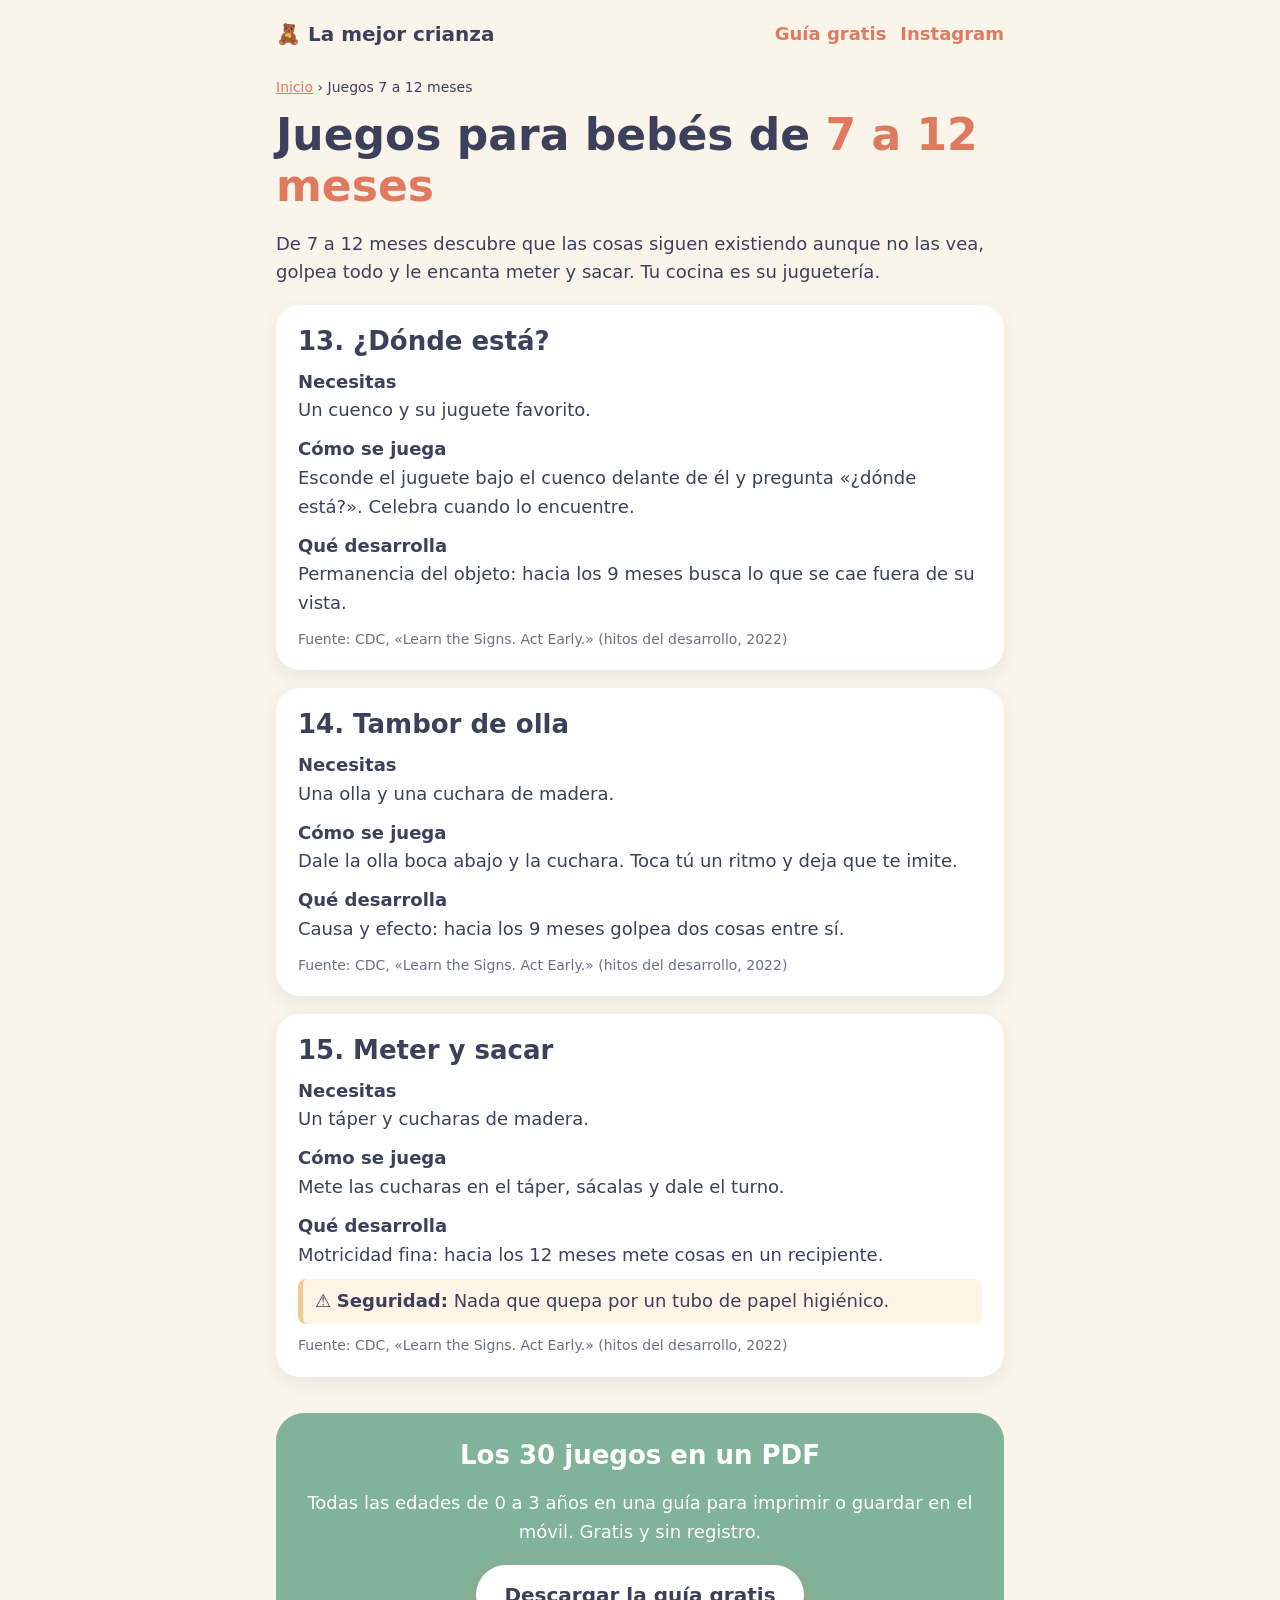
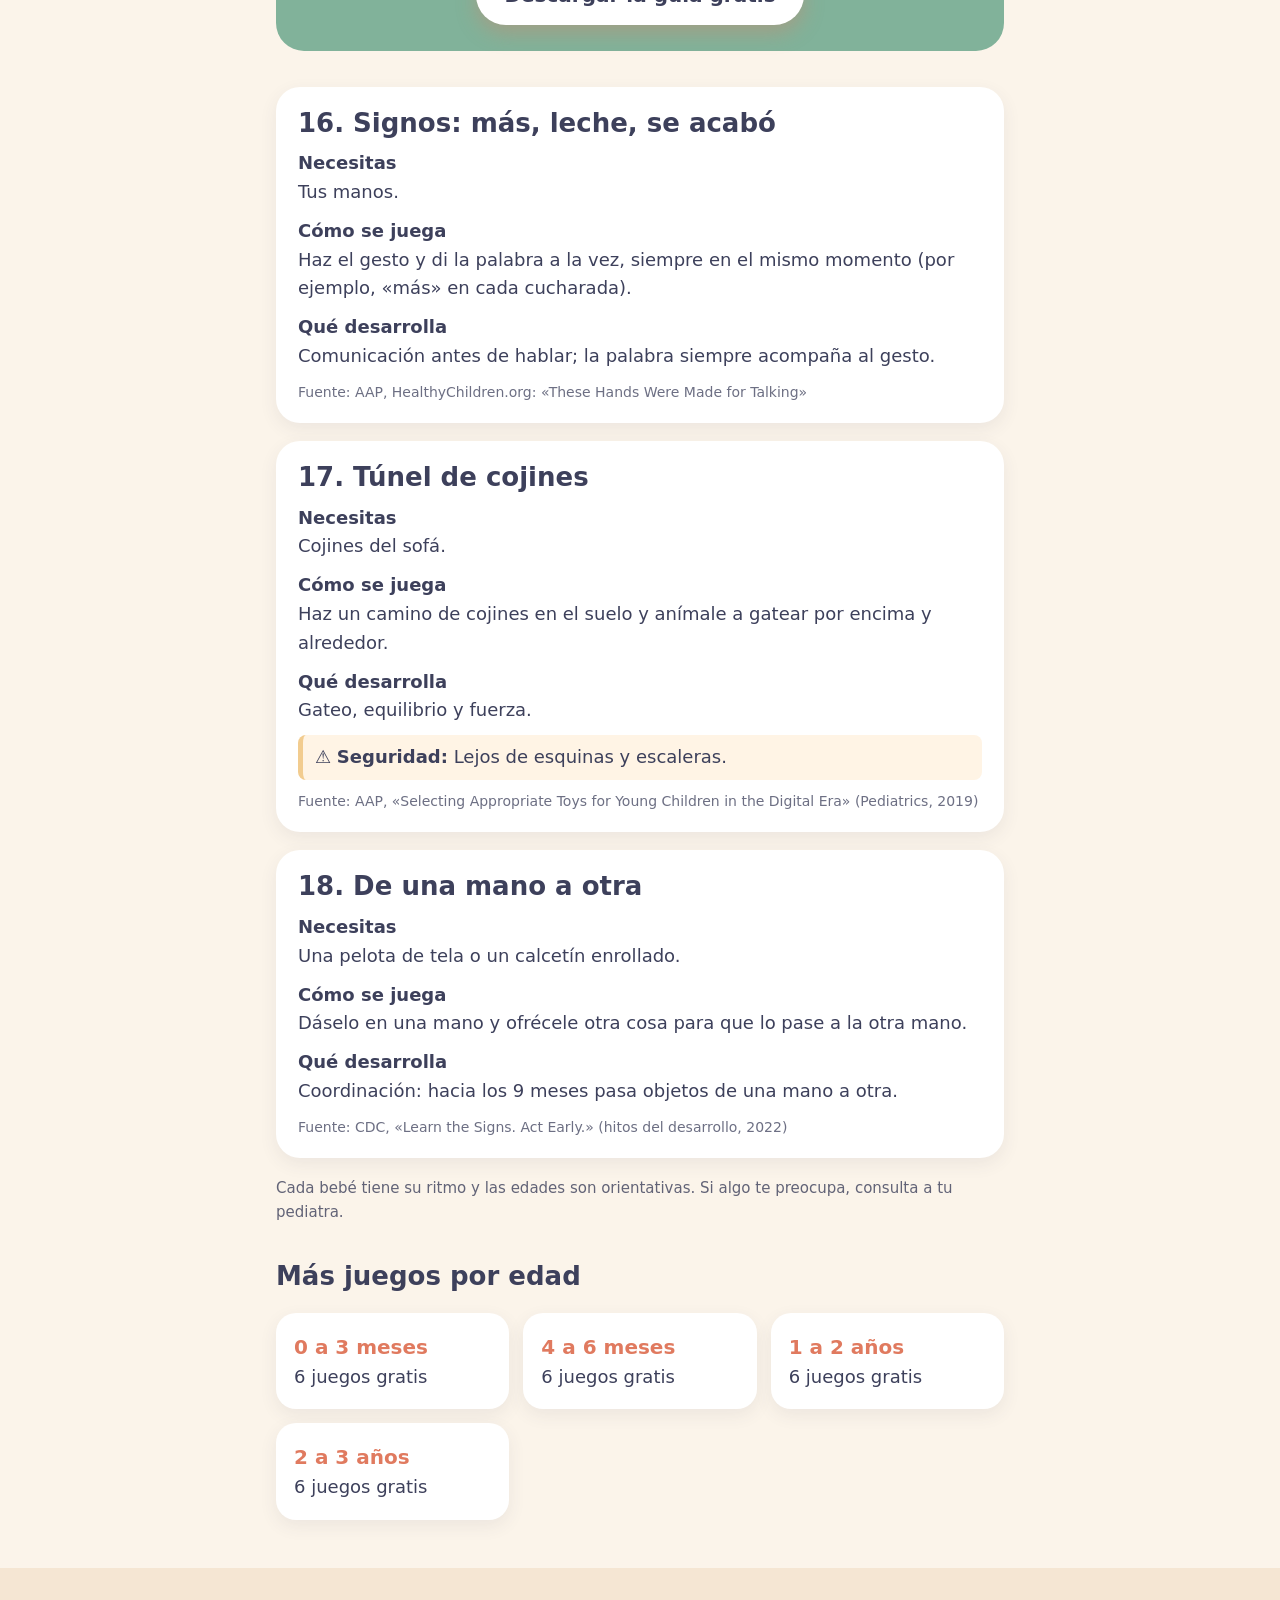
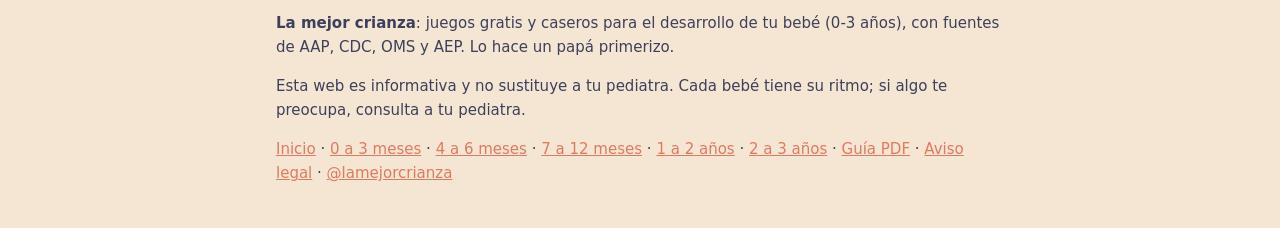
<file: juegos-bebe-7-12-meses/index.html>
<!doctype html>
<html lang="es">
<head>
<meta charset="utf-8">
<meta name="viewport" content="width=device-width,initial-scale=1">
<title>Juegos para bebés de 7 a 12 meses: 6 ideas gratis en casa</title>
<meta name="description" content="6 juegos gratis para bebés de 7 a 12 meses con cosas de la cocina: tambor de olla, esconder, meter y sacar, signos y más. Qué desarrolla cada uno.">
<link rel="canonical" href="https://laap92.github.io/juegos-para-bebes/juegos-bebe-7-12-meses/">
<meta property="og:type" content="website">
<meta property="og:locale" content="es_ES">
<meta property="og:title" content="Juegos para bebés de 7 a 12 meses: 6 ideas gratis en casa">
<meta property="og:description" content="6 juegos gratis para bebés de 7 a 12 meses con cosas de la cocina: tambor de olla, esconder, meter y sacar, signos y más. Qué desarrolla cada uno.">
<meta property="og:url" content="https://laap92.github.io/juegos-para-bebes/juegos-bebe-7-12-meses/">
<meta property="og:image" content="https://laap92.github.io/juegos-para-bebes/img/portada.jpg">
<meta name="twitter:card" content="summary_large_image">
<link rel="icon" href="../img/icono.png">
<link rel="stylesheet" href="../estilo.css">
<script type="application/ld+json">{"@context": "https://schema.org", "@type": "Article", "headline": "Juegos para bebés de 7 a 12 meses: 6 ideas gratis en casa", "description": "6 juegos gratis para bebés de 7 a 12 meses con cosas de la cocina: tambor de olla, esconder, meter y sacar, signos y más. Qué desarrolla cada uno.", "inLanguage": "es", "datePublished": "2026-11-18", "dateModified": "2026-11-18", "image": "https://laap92.github.io/juegos-para-bebes/img/portada.jpg", "author": {"@type": "Organization", "name": "La mejor crianza", "url": "https://www.instagram.com/lamejorcrianza/"}, "publisher": {"@type": "Organization", "name": "La mejor crianza"}, "mainEntityOfPage": "https://laap92.github.io/juegos-para-bebes/juegos-bebe-7-12-meses/"}</script>
<script type="application/ld+json">{"@context": "https://schema.org", "@type": "BreadcrumbList", "itemListElement": [{"@type": "ListItem", "position": 1, "name": "Inicio", "item": "https://laap92.github.io/juegos-para-bebes/"}, {"@type": "ListItem", "position": 2, "name": "Juegos 7 a 12 meses", "item": "https://laap92.github.io/juegos-para-bebes/juegos-bebe-7-12-meses/"}]}</script>
</head>
<body>
<header><div class="envoltura"><a class="marca" href=".././">🧸 La mejor crianza</a><nav><a href="../guia/">Guía gratis</a><a href="https://www.instagram.com/lamejorcrianza/" rel="me">Instagram</a></nav></div></header>
<main class="envoltura">
<div class="migas"><a href="../">Inicio</a> › Juegos 7 a 12 meses</div>
<h1>Juegos para bebés de <em>7 a 12 meses</em></h1>
<p>De 7 a 12 meses descubre que las cosas siguen existiendo aunque no las vea, golpea todo y le encanta meter y sacar. Tu cocina es su juguetería.</p>
<article class="juego" id="juego-13">
<h2>13. ¿Dónde está?</h2>
<dl><dt>Necesitas</dt><dd>Un cuenco y su juguete favorito.</dd>
<dt>Cómo se juega</dt><dd>Esconde el juguete bajo el cuenco delante de él y pregunta «¿dónde está?». Celebra cuando lo encuentre.</dd>
<dt>Qué desarrolla</dt><dd>Permanencia del objeto: hacia los 9 meses busca lo que se cae fuera de su vista.</dd></dl>

<div class="fuente">Fuente: CDC, «Learn the Signs. Act Early.» (hitos del desarrollo, 2022)</div>
</article>
<article class="juego" id="juego-14">
<h2>14. Tambor de olla</h2>
<dl><dt>Necesitas</dt><dd>Una olla y una cuchara de madera.</dd>
<dt>Cómo se juega</dt><dd>Dale la olla boca abajo y la cuchara. Toca tú un ritmo y deja que te imite.</dd>
<dt>Qué desarrolla</dt><dd>Causa y efecto: hacia los 9 meses golpea dos cosas entre sí.</dd></dl>

<div class="fuente">Fuente: CDC, «Learn the Signs. Act Early.» (hitos del desarrollo, 2022)</div>
</article>
<article class="juego" id="juego-15">
<h2>15. Meter y sacar</h2>
<dl><dt>Necesitas</dt><dd>Un táper y cucharas de madera.</dd>
<dt>Cómo se juega</dt><dd>Mete las cucharas en el táper, sácalas y dale el turno.</dd>
<dt>Qué desarrolla</dt><dd>Motricidad fina: hacia los 12 meses mete cosas en un recipiente.</dd></dl>
<div class="seg">⚠️ <b>Seguridad:</b> Nada que quepa por un tubo de papel higiénico.</div>
<div class="fuente">Fuente: CDC, «Learn the Signs. Act Early.» (hitos del desarrollo, 2022)</div>
</article>
<section class="cta"><h2>Los 30 juegos en un PDF</h2>
<p>Todas las edades de 0 a 3 años en una guía para imprimir o guardar en el móvil. Gratis y sin registro.</p>
<a class="boton" href="../guia/">Descargar la guía gratis</a></section>
<article class="juego" id="juego-16">
<h2>16. Signos: más, leche, se acabó</h2>
<dl><dt>Necesitas</dt><dd>Tus manos.</dd>
<dt>Cómo se juega</dt><dd>Haz el gesto y di la palabra a la vez, siempre en el mismo momento (por ejemplo, «más» en cada cucharada).</dd>
<dt>Qué desarrolla</dt><dd>Comunicación antes de hablar; la palabra siempre acompaña al gesto.</dd></dl>

<div class="fuente">Fuente: AAP, HealthyChildren.org: «These Hands Were Made for Talking»</div>
</article>
<article class="juego" id="juego-17">
<h2>17. Túnel de cojines</h2>
<dl><dt>Necesitas</dt><dd>Cojines del sofá.</dd>
<dt>Cómo se juega</dt><dd>Haz un camino de cojines en el suelo y anímale a gatear por encima y alrededor.</dd>
<dt>Qué desarrolla</dt><dd>Gateo, equilibrio y fuerza.</dd></dl>
<div class="seg">⚠️ <b>Seguridad:</b> Lejos de esquinas y escaleras.</div>
<div class="fuente">Fuente: AAP, «Selecting Appropriate Toys for Young Children in the Digital Era» (Pediatrics, 2019)</div>
</article>
<article class="juego" id="juego-18">
<h2>18. De una mano a otra</h2>
<dl><dt>Necesitas</dt><dd>Una pelota de tela o un calcetín enrollado.</dd>
<dt>Cómo se juega</dt><dd>Dáselo en una mano y ofrécele otra cosa para que lo pase a la otra mano.</dd>
<dt>Qué desarrolla</dt><dd>Coordinación: hacia los 9 meses pasa objetos de una mano a otra.</dd></dl>

<div class="fuente">Fuente: CDC, «Learn the Signs. Act Early.» (hitos del desarrollo, 2022)</div>
</article>
<p class="nota">Cada bebé tiene su ritmo y las edades son orientativas. Si algo te preocupa, consulta a tu pediatra.</p>
<h2>Más juegos por edad</h2><div class="etapas"><a class="etapa" href="../juegos-bebe-0-3-meses/"><b>0 a 3 meses</b>6 juegos gratis</a> <a class="etapa" href="../juegos-bebe-4-6-meses/"><b>4 a 6 meses</b>6 juegos gratis</a> <a class="etapa" href="../juegos-nino-1-2-anos/"><b>1 a 2 años</b>6 juegos gratis</a> <a class="etapa" href="../juegos-nino-2-3-anos/"><b>2 a 3 años</b>6 juegos gratis</a></div>
</main>
<footer><div class="envoltura">
<p><b>La mejor crianza</b>: juegos gratis y caseros para el desarrollo de tu bebé (0-3 años), con fuentes de AAP, CDC, OMS y AEP. Lo hace un papá primerizo.</p>
<p>Esta web es informativa y no sustituye a tu pediatra. Cada bebé tiene su ritmo; si algo te preocupa, consulta a tu pediatra.</p>
<p><a href=".././">Inicio</a> · <a href="../juegos-bebe-0-3-meses/">0 a 3 meses</a> · <a href="../juegos-bebe-4-6-meses/">4 a 6 meses</a> · <a href="../juegos-bebe-7-12-meses/">7 a 12 meses</a> · <a href="../juegos-nino-1-2-anos/">1 a 2 años</a> · <a href="../juegos-nino-2-3-anos/">2 a 3 años</a> · <a href="../guia/">Guía PDF</a> · <a href="../aviso-legal/">Aviso legal</a> · <a href="https://www.instagram.com/lamejorcrianza/">@lamejorcrianza</a></p>
</div></footer>
</body>
</html>
</file>
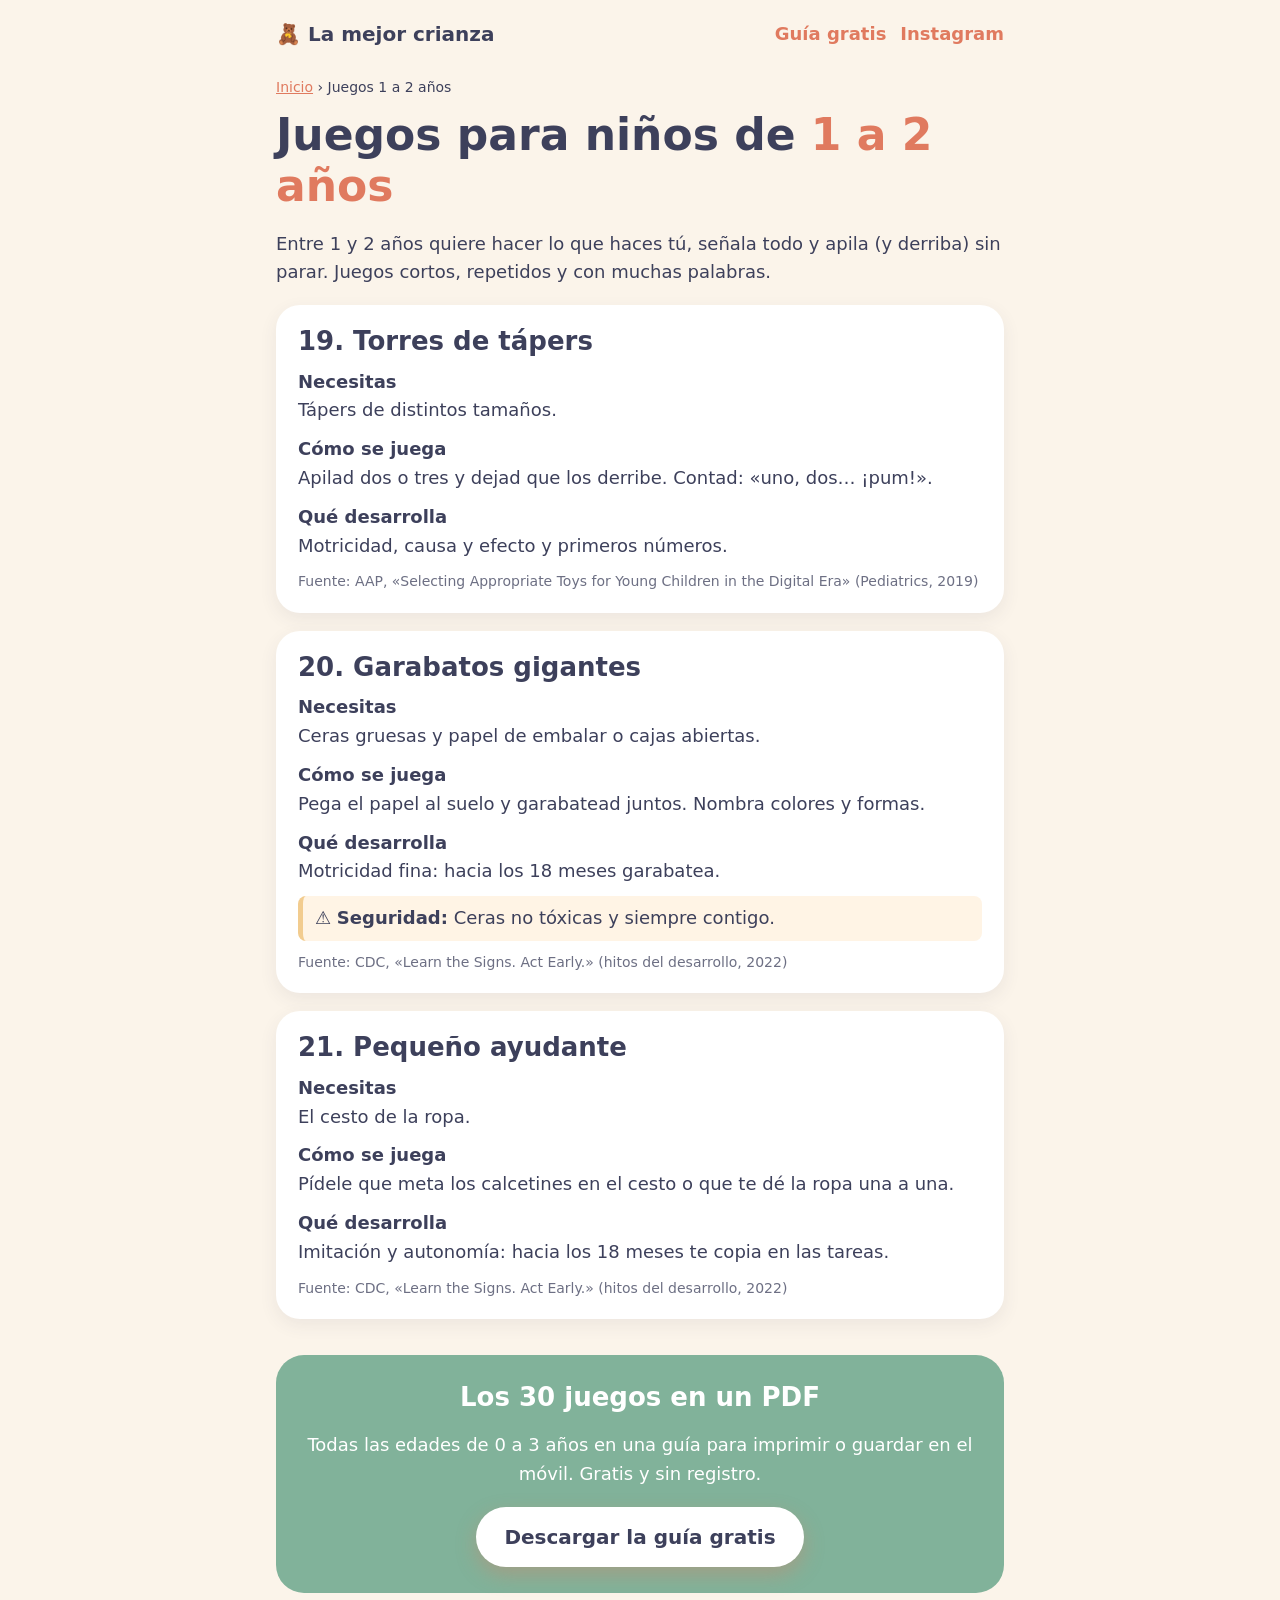
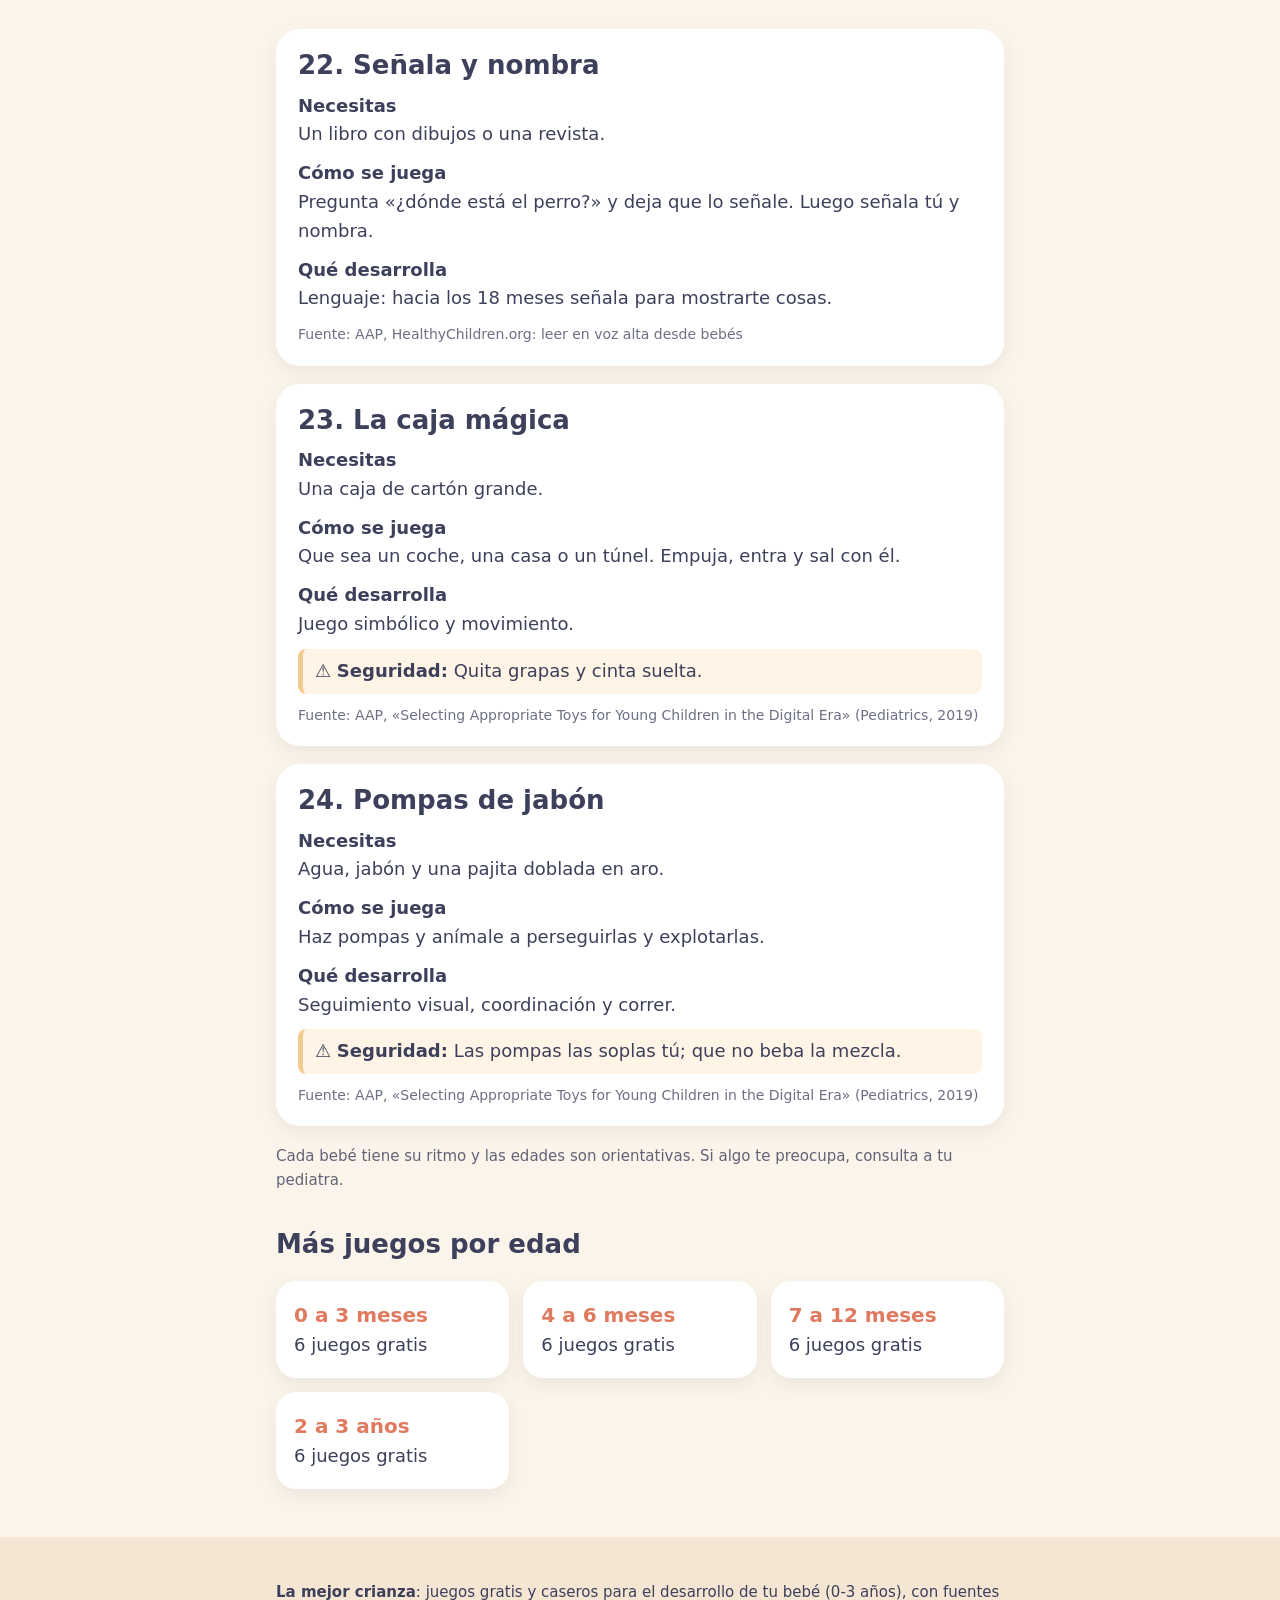
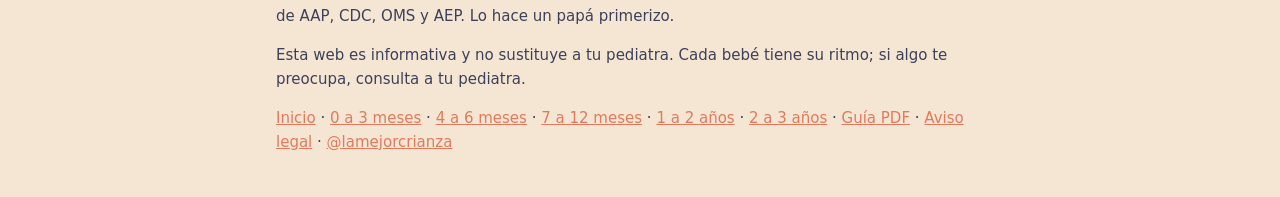
<file: juegos-nino-1-2-anos/index.html>
<!doctype html>
<html lang="es">
<head>
<meta charset="utf-8">
<meta name="viewport" content="width=device-width,initial-scale=1">
<title>Juegos para niños de 1 a 2 años: 6 ideas gratis en casa</title>
<meta name="description" content="6 juegos caseros y gratis para niños de 1 a 2 años: torres de tápers, garabatos, ayudar en casa, cuentos y más. Qué desarrolla cada uno.">
<link rel="canonical" href="https://laap92.github.io/juegos-para-bebes/juegos-nino-1-2-anos/">
<meta property="og:type" content="website">
<meta property="og:locale" content="es_ES">
<meta property="og:title" content="Juegos para niños de 1 a 2 años: 6 ideas gratis en casa">
<meta property="og:description" content="6 juegos caseros y gratis para niños de 1 a 2 años: torres de tápers, garabatos, ayudar en casa, cuentos y más. Qué desarrolla cada uno.">
<meta property="og:url" content="https://laap92.github.io/juegos-para-bebes/juegos-nino-1-2-anos/">
<meta property="og:image" content="https://laap92.github.io/juegos-para-bebes/img/portada.jpg">
<meta name="twitter:card" content="summary_large_image">
<link rel="icon" href="../img/icono.png">
<link rel="stylesheet" href="../estilo.css">
<script type="application/ld+json">{"@context": "https://schema.org", "@type": "Article", "headline": "Juegos para niños de 1 a 2 años: 6 ideas gratis en casa", "description": "6 juegos caseros y gratis para niños de 1 a 2 años: torres de tápers, garabatos, ayudar en casa, cuentos y más. Qué desarrolla cada uno.", "inLanguage": "es", "datePublished": "2026-11-18", "dateModified": "2026-11-18", "image": "https://laap92.github.io/juegos-para-bebes/img/portada.jpg", "author": {"@type": "Organization", "name": "La mejor crianza", "url": "https://www.instagram.com/lamejorcrianza/"}, "publisher": {"@type": "Organization", "name": "La mejor crianza"}, "mainEntityOfPage": "https://laap92.github.io/juegos-para-bebes/juegos-nino-1-2-anos/"}</script>
<script type="application/ld+json">{"@context": "https://schema.org", "@type": "BreadcrumbList", "itemListElement": [{"@type": "ListItem", "position": 1, "name": "Inicio", "item": "https://laap92.github.io/juegos-para-bebes/"}, {"@type": "ListItem", "position": 2, "name": "Juegos 1 a 2 años", "item": "https://laap92.github.io/juegos-para-bebes/juegos-nino-1-2-anos/"}]}</script>
</head>
<body>
<header><div class="envoltura"><a class="marca" href=".././">🧸 La mejor crianza</a><nav><a href="../guia/">Guía gratis</a><a href="https://www.instagram.com/lamejorcrianza/" rel="me">Instagram</a></nav></div></header>
<main class="envoltura">
<div class="migas"><a href="../">Inicio</a> › Juegos 1 a 2 años</div>
<h1>Juegos para niños de <em>1 a 2 años</em></h1>
<p>Entre 1 y 2 años quiere hacer lo que haces tú, señala todo y apila (y derriba) sin parar. Juegos cortos, repetidos y con muchas palabras.</p>
<article class="juego" id="juego-19">
<h2>19. Torres de tápers</h2>
<dl><dt>Necesitas</dt><dd>Tápers de distintos tamaños.</dd>
<dt>Cómo se juega</dt><dd>Apilad dos o tres y dejad que los derribe. Contad: «uno, dos… ¡pum!».</dd>
<dt>Qué desarrolla</dt><dd>Motricidad, causa y efecto y primeros números.</dd></dl>

<div class="fuente">Fuente: AAP, «Selecting Appropriate Toys for Young Children in the Digital Era» (Pediatrics, 2019)</div>
</article>
<article class="juego" id="juego-20">
<h2>20. Garabatos gigantes</h2>
<dl><dt>Necesitas</dt><dd>Ceras gruesas y papel de embalar o cajas abiertas.</dd>
<dt>Cómo se juega</dt><dd>Pega el papel al suelo y garabatead juntos. Nombra colores y formas.</dd>
<dt>Qué desarrolla</dt><dd>Motricidad fina: hacia los 18 meses garabatea.</dd></dl>
<div class="seg">⚠️ <b>Seguridad:</b> Ceras no tóxicas y siempre contigo.</div>
<div class="fuente">Fuente: CDC, «Learn the Signs. Act Early.» (hitos del desarrollo, 2022)</div>
</article>
<article class="juego" id="juego-21">
<h2>21. Pequeño ayudante</h2>
<dl><dt>Necesitas</dt><dd>El cesto de la ropa.</dd>
<dt>Cómo se juega</dt><dd>Pídele que meta los calcetines en el cesto o que te dé la ropa una a una.</dd>
<dt>Qué desarrolla</dt><dd>Imitación y autonomía: hacia los 18 meses te copia en las tareas.</dd></dl>

<div class="fuente">Fuente: CDC, «Learn the Signs. Act Early.» (hitos del desarrollo, 2022)</div>
</article>
<section class="cta"><h2>Los 30 juegos en un PDF</h2>
<p>Todas las edades de 0 a 3 años en una guía para imprimir o guardar en el móvil. Gratis y sin registro.</p>
<a class="boton" href="../guia/">Descargar la guía gratis</a></section>
<article class="juego" id="juego-22">
<h2>22. Señala y nombra</h2>
<dl><dt>Necesitas</dt><dd>Un libro con dibujos o una revista.</dd>
<dt>Cómo se juega</dt><dd>Pregunta «¿dónde está el perro?» y deja que lo señale. Luego señala tú y nombra.</dd>
<dt>Qué desarrolla</dt><dd>Lenguaje: hacia los 18 meses señala para mostrarte cosas.</dd></dl>

<div class="fuente">Fuente: AAP, HealthyChildren.org: leer en voz alta desde bebés</div>
</article>
<article class="juego" id="juego-23">
<h2>23. La caja mágica</h2>
<dl><dt>Necesitas</dt><dd>Una caja de cartón grande.</dd>
<dt>Cómo se juega</dt><dd>Que sea un coche, una casa o un túnel. Empuja, entra y sal con él.</dd>
<dt>Qué desarrolla</dt><dd>Juego simbólico y movimiento.</dd></dl>
<div class="seg">⚠️ <b>Seguridad:</b> Quita grapas y cinta suelta.</div>
<div class="fuente">Fuente: AAP, «Selecting Appropriate Toys for Young Children in the Digital Era» (Pediatrics, 2019)</div>
</article>
<article class="juego" id="juego-24">
<h2>24. Pompas de jabón</h2>
<dl><dt>Necesitas</dt><dd>Agua, jabón y una pajita doblada en aro.</dd>
<dt>Cómo se juega</dt><dd>Haz pompas y anímale a perseguirlas y explotarlas.</dd>
<dt>Qué desarrolla</dt><dd>Seguimiento visual, coordinación y correr.</dd></dl>
<div class="seg">⚠️ <b>Seguridad:</b> Las pompas las soplas tú; que no beba la mezcla.</div>
<div class="fuente">Fuente: AAP, «Selecting Appropriate Toys for Young Children in the Digital Era» (Pediatrics, 2019)</div>
</article>
<p class="nota">Cada bebé tiene su ritmo y las edades son orientativas. Si algo te preocupa, consulta a tu pediatra.</p>
<h2>Más juegos por edad</h2><div class="etapas"><a class="etapa" href="../juegos-bebe-0-3-meses/"><b>0 a 3 meses</b>6 juegos gratis</a> <a class="etapa" href="../juegos-bebe-4-6-meses/"><b>4 a 6 meses</b>6 juegos gratis</a> <a class="etapa" href="../juegos-bebe-7-12-meses/"><b>7 a 12 meses</b>6 juegos gratis</a> <a class="etapa" href="../juegos-nino-2-3-anos/"><b>2 a 3 años</b>6 juegos gratis</a></div>
</main>
<footer><div class="envoltura">
<p><b>La mejor crianza</b>: juegos gratis y caseros para el desarrollo de tu bebé (0-3 años), con fuentes de AAP, CDC, OMS y AEP. Lo hace un papá primerizo.</p>
<p>Esta web es informativa y no sustituye a tu pediatra. Cada bebé tiene su ritmo; si algo te preocupa, consulta a tu pediatra.</p>
<p><a href=".././">Inicio</a> · <a href="../juegos-bebe-0-3-meses/">0 a 3 meses</a> · <a href="../juegos-bebe-4-6-meses/">4 a 6 meses</a> · <a href="../juegos-bebe-7-12-meses/">7 a 12 meses</a> · <a href="../juegos-nino-1-2-anos/">1 a 2 años</a> · <a href="../juegos-nino-2-3-anos/">2 a 3 años</a> · <a href="../guia/">Guía PDF</a> · <a href="../aviso-legal/">Aviso legal</a> · <a href="https://www.instagram.com/lamejorcrianza/">@lamejorcrianza</a></p>
</div></footer>
</body>
</html>
</file>
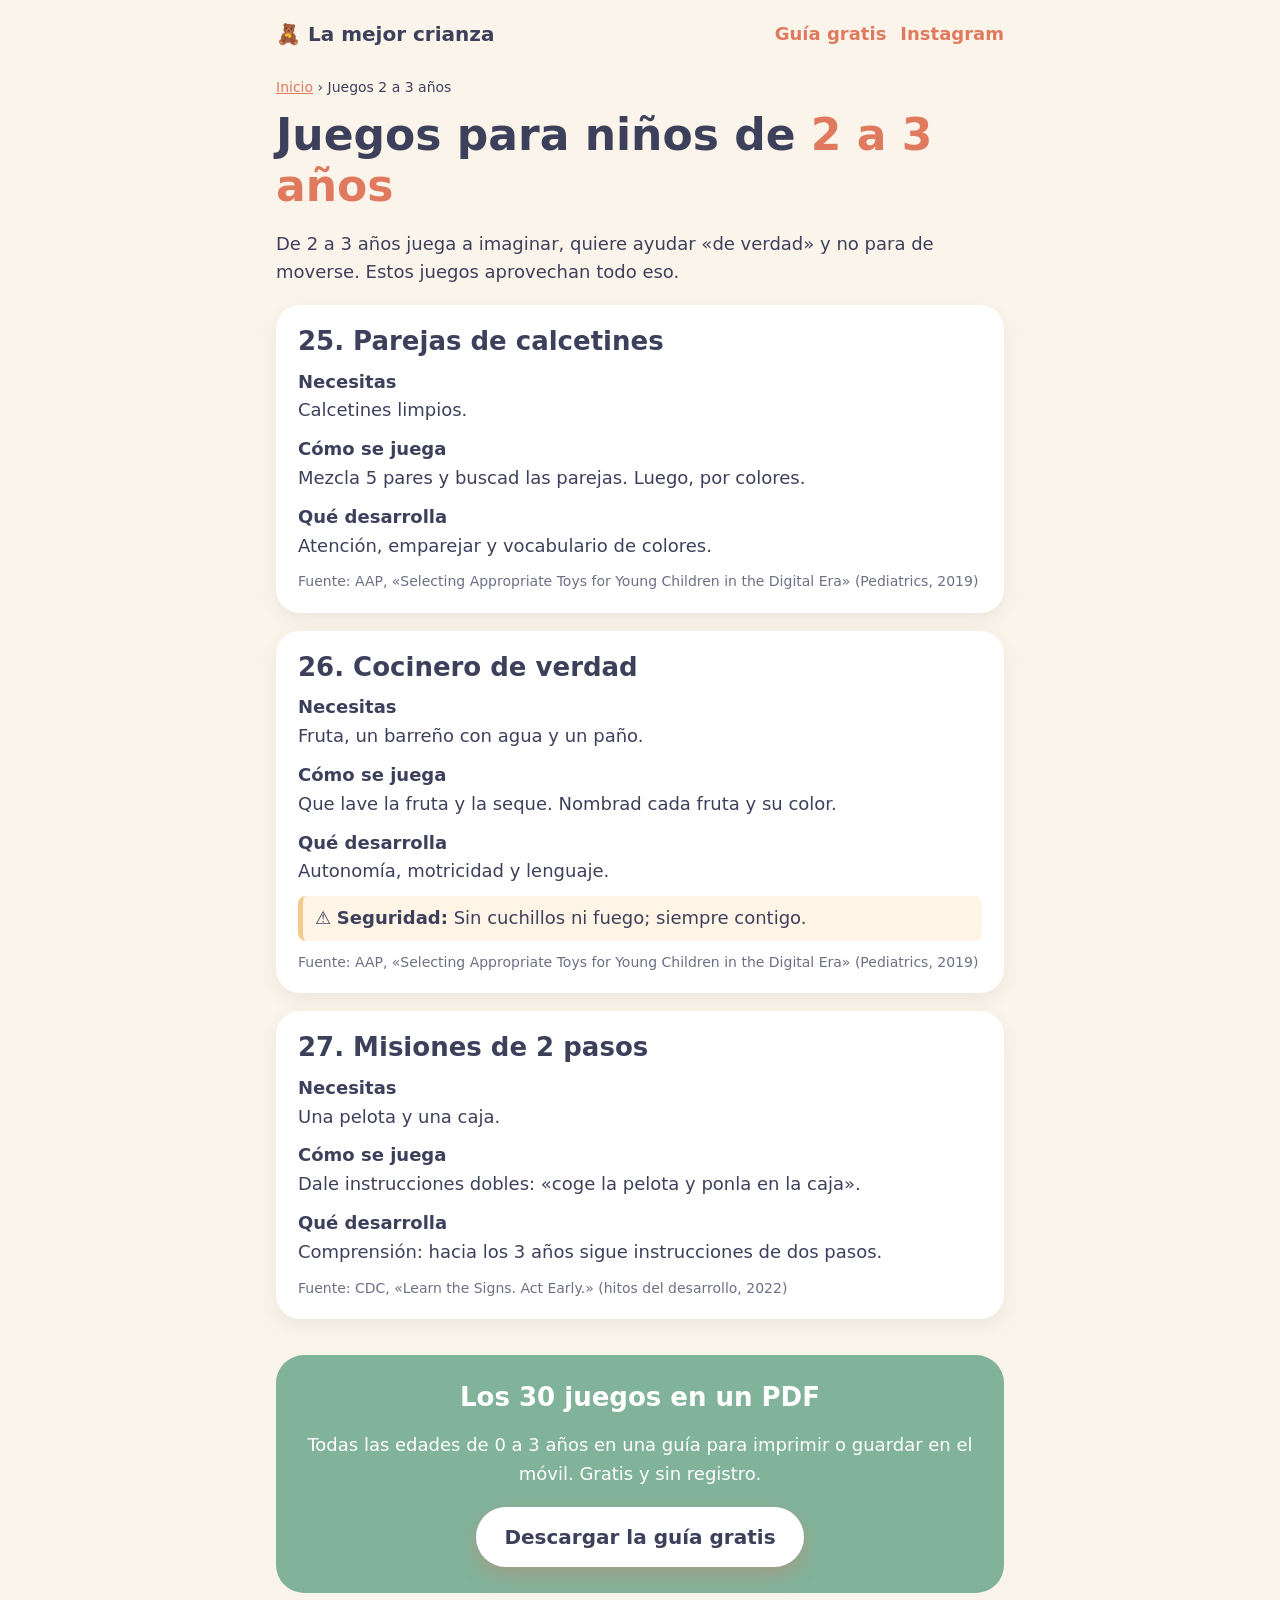
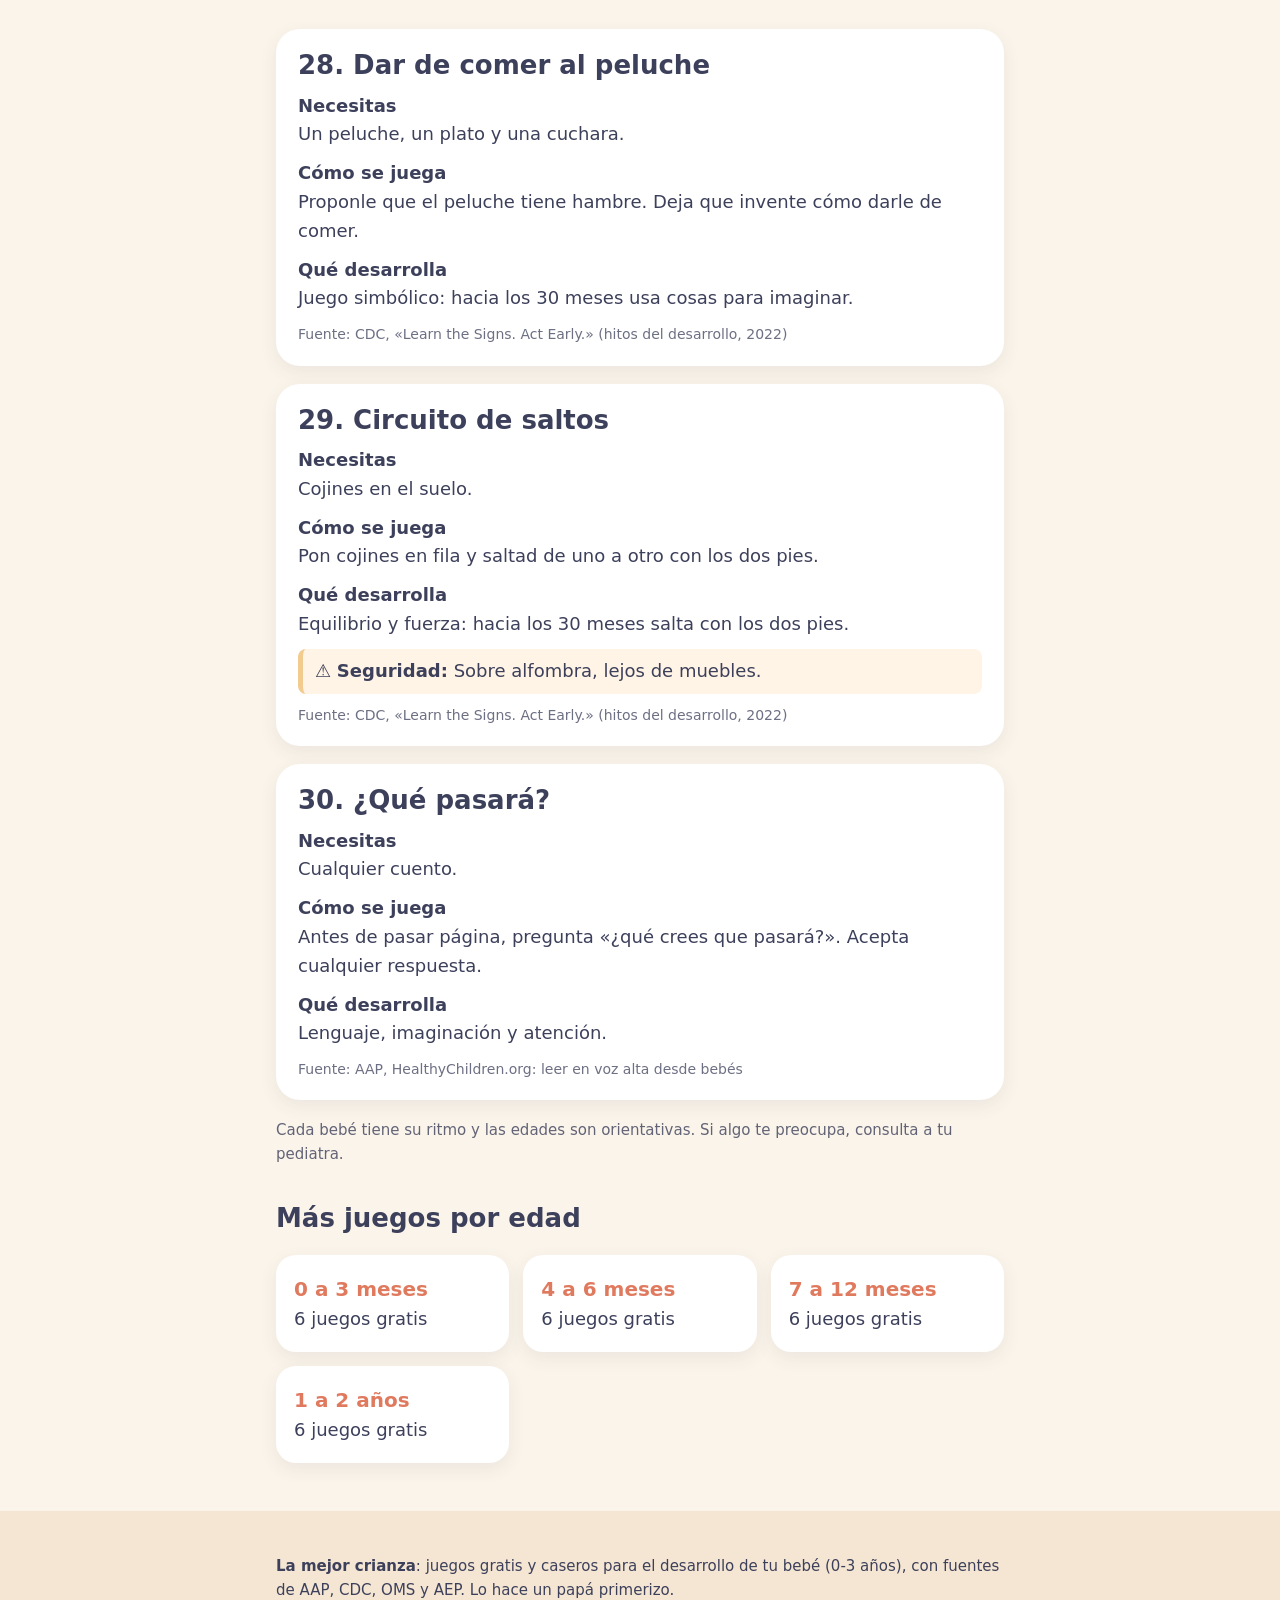
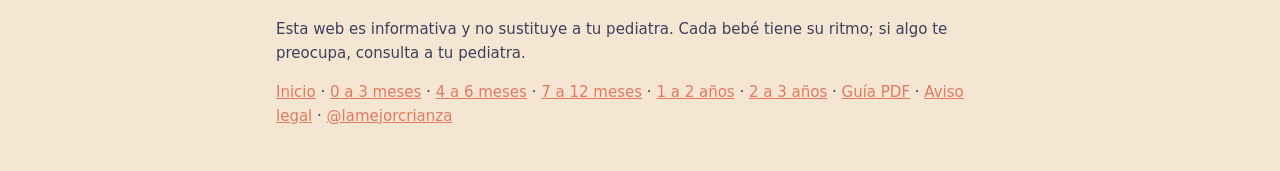
<file: juegos-nino-2-3-anos/index.html>
<!doctype html>
<html lang="es">
<head>
<meta charset="utf-8">
<meta name="viewport" content="width=device-width,initial-scale=1">
<title>Juegos para niños de 2 a 3 años: 6 ideas gratis en casa</title>
<meta name="description" content="6 juegos gratis para niños de 2 a 3 años con cosas de casa: clasificar calcetines, cocinar, juego simbólico, saltar y cuentos. Qué desarrolla cada uno.">
<link rel="canonical" href="https://laap92.github.io/juegos-para-bebes/juegos-nino-2-3-anos/">
<meta property="og:type" content="website">
<meta property="og:locale" content="es_ES">
<meta property="og:title" content="Juegos para niños de 2 a 3 años: 6 ideas gratis en casa">
<meta property="og:description" content="6 juegos gratis para niños de 2 a 3 años con cosas de casa: clasificar calcetines, cocinar, juego simbólico, saltar y cuentos. Qué desarrolla cada uno.">
<meta property="og:url" content="https://laap92.github.io/juegos-para-bebes/juegos-nino-2-3-anos/">
<meta property="og:image" content="https://laap92.github.io/juegos-para-bebes/img/portada.jpg">
<meta name="twitter:card" content="summary_large_image">
<link rel="icon" href="../img/icono.png">
<link rel="stylesheet" href="../estilo.css">
<script type="application/ld+json">{"@context": "https://schema.org", "@type": "Article", "headline": "Juegos para niños de 2 a 3 años: 6 ideas gratis en casa", "description": "6 juegos gratis para niños de 2 a 3 años con cosas de casa: clasificar calcetines, cocinar, juego simbólico, saltar y cuentos. Qué desarrolla cada uno.", "inLanguage": "es", "datePublished": "2026-11-18", "dateModified": "2026-11-18", "image": "https://laap92.github.io/juegos-para-bebes/img/portada.jpg", "author": {"@type": "Organization", "name": "La mejor crianza", "url": "https://www.instagram.com/lamejorcrianza/"}, "publisher": {"@type": "Organization", "name": "La mejor crianza"}, "mainEntityOfPage": "https://laap92.github.io/juegos-para-bebes/juegos-nino-2-3-anos/"}</script>
<script type="application/ld+json">{"@context": "https://schema.org", "@type": "BreadcrumbList", "itemListElement": [{"@type": "ListItem", "position": 1, "name": "Inicio", "item": "https://laap92.github.io/juegos-para-bebes/"}, {"@type": "ListItem", "position": 2, "name": "Juegos 2 a 3 años", "item": "https://laap92.github.io/juegos-para-bebes/juegos-nino-2-3-anos/"}]}</script>
</head>
<body>
<header><div class="envoltura"><a class="marca" href=".././">🧸 La mejor crianza</a><nav><a href="../guia/">Guía gratis</a><a href="https://www.instagram.com/lamejorcrianza/" rel="me">Instagram</a></nav></div></header>
<main class="envoltura">
<div class="migas"><a href="../">Inicio</a> › Juegos 2 a 3 años</div>
<h1>Juegos para niños de <em>2 a 3 años</em></h1>
<p>De 2 a 3 años juega a imaginar, quiere ayudar «de verdad» y no para de moverse. Estos juegos aprovechan todo eso.</p>
<article class="juego" id="juego-25">
<h2>25. Parejas de calcetines</h2>
<dl><dt>Necesitas</dt><dd>Calcetines limpios.</dd>
<dt>Cómo se juega</dt><dd>Mezcla 5 pares y buscad las parejas. Luego, por colores.</dd>
<dt>Qué desarrolla</dt><dd>Atención, emparejar y vocabulario de colores.</dd></dl>

<div class="fuente">Fuente: AAP, «Selecting Appropriate Toys for Young Children in the Digital Era» (Pediatrics, 2019)</div>
</article>
<article class="juego" id="juego-26">
<h2>26. Cocinero de verdad</h2>
<dl><dt>Necesitas</dt><dd>Fruta, un barreño con agua y un paño.</dd>
<dt>Cómo se juega</dt><dd>Que lave la fruta y la seque. Nombrad cada fruta y su color.</dd>
<dt>Qué desarrolla</dt><dd>Autonomía, motricidad y lenguaje.</dd></dl>
<div class="seg">⚠️ <b>Seguridad:</b> Sin cuchillos ni fuego; siempre contigo.</div>
<div class="fuente">Fuente: AAP, «Selecting Appropriate Toys for Young Children in the Digital Era» (Pediatrics, 2019)</div>
</article>
<article class="juego" id="juego-27">
<h2>27. Misiones de 2 pasos</h2>
<dl><dt>Necesitas</dt><dd>Una pelota y una caja.</dd>
<dt>Cómo se juega</dt><dd>Dale instrucciones dobles: «coge la pelota y ponla en la caja».</dd>
<dt>Qué desarrolla</dt><dd>Comprensión: hacia los 3 años sigue instrucciones de dos pasos.</dd></dl>

<div class="fuente">Fuente: CDC, «Learn the Signs. Act Early.» (hitos del desarrollo, 2022)</div>
</article>
<section class="cta"><h2>Los 30 juegos en un PDF</h2>
<p>Todas las edades de 0 a 3 años en una guía para imprimir o guardar en el móvil. Gratis y sin registro.</p>
<a class="boton" href="../guia/">Descargar la guía gratis</a></section>
<article class="juego" id="juego-28">
<h2>28. Dar de comer al peluche</h2>
<dl><dt>Necesitas</dt><dd>Un peluche, un plato y una cuchara.</dd>
<dt>Cómo se juega</dt><dd>Proponle que el peluche tiene hambre. Deja que invente cómo darle de comer.</dd>
<dt>Qué desarrolla</dt><dd>Juego simbólico: hacia los 30 meses usa cosas para imaginar.</dd></dl>

<div class="fuente">Fuente: CDC, «Learn the Signs. Act Early.» (hitos del desarrollo, 2022)</div>
</article>
<article class="juego" id="juego-29">
<h2>29. Circuito de saltos</h2>
<dl><dt>Necesitas</dt><dd>Cojines en el suelo.</dd>
<dt>Cómo se juega</dt><dd>Pon cojines en fila y saltad de uno a otro con los dos pies.</dd>
<dt>Qué desarrolla</dt><dd>Equilibrio y fuerza: hacia los 30 meses salta con los dos pies.</dd></dl>
<div class="seg">⚠️ <b>Seguridad:</b> Sobre alfombra, lejos de muebles.</div>
<div class="fuente">Fuente: CDC, «Learn the Signs. Act Early.» (hitos del desarrollo, 2022)</div>
</article>
<article class="juego" id="juego-30">
<h2>30. ¿Qué pasará?</h2>
<dl><dt>Necesitas</dt><dd>Cualquier cuento.</dd>
<dt>Cómo se juega</dt><dd>Antes de pasar página, pregunta «¿qué crees que pasará?». Acepta cualquier respuesta.</dd>
<dt>Qué desarrolla</dt><dd>Lenguaje, imaginación y atención.</dd></dl>

<div class="fuente">Fuente: AAP, HealthyChildren.org: leer en voz alta desde bebés</div>
</article>
<p class="nota">Cada bebé tiene su ritmo y las edades son orientativas. Si algo te preocupa, consulta a tu pediatra.</p>
<h2>Más juegos por edad</h2><div class="etapas"><a class="etapa" href="../juegos-bebe-0-3-meses/"><b>0 a 3 meses</b>6 juegos gratis</a> <a class="etapa" href="../juegos-bebe-4-6-meses/"><b>4 a 6 meses</b>6 juegos gratis</a> <a class="etapa" href="../juegos-bebe-7-12-meses/"><b>7 a 12 meses</b>6 juegos gratis</a> <a class="etapa" href="../juegos-nino-1-2-anos/"><b>1 a 2 años</b>6 juegos gratis</a></div>
</main>
<footer><div class="envoltura">
<p><b>La mejor crianza</b>: juegos gratis y caseros para el desarrollo de tu bebé (0-3 años), con fuentes de AAP, CDC, OMS y AEP. Lo hace un papá primerizo.</p>
<p>Esta web es informativa y no sustituye a tu pediatra. Cada bebé tiene su ritmo; si algo te preocupa, consulta a tu pediatra.</p>
<p><a href=".././">Inicio</a> · <a href="../juegos-bebe-0-3-meses/">0 a 3 meses</a> · <a href="../juegos-bebe-4-6-meses/">4 a 6 meses</a> · <a href="../juegos-bebe-7-12-meses/">7 a 12 meses</a> · <a href="../juegos-nino-1-2-anos/">1 a 2 años</a> · <a href="../juegos-nino-2-3-anos/">2 a 3 años</a> · <a href="../guia/">Guía PDF</a> · <a href="../aviso-legal/">Aviso legal</a> · <a href="https://www.instagram.com/lamejorcrianza/">@lamejorcrianza</a></p>
</div></footer>
</body>
</html>
</file>
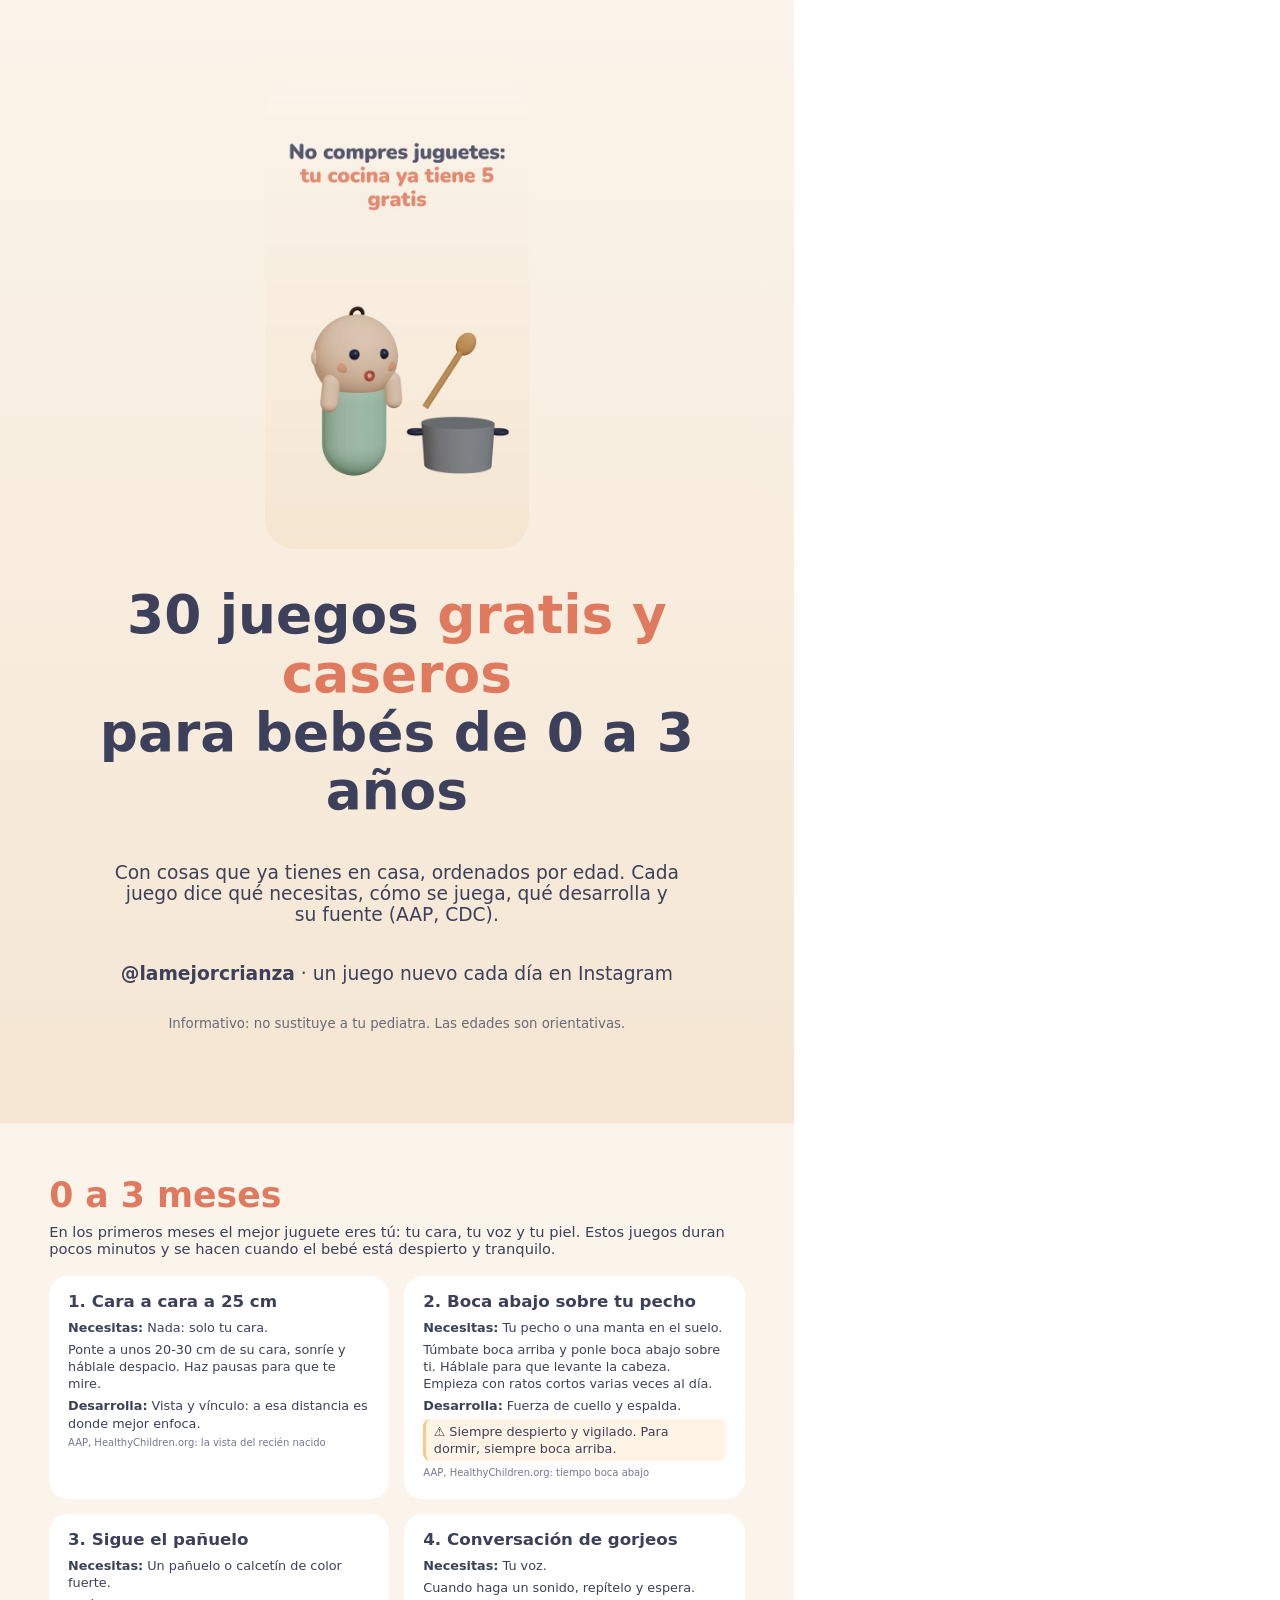
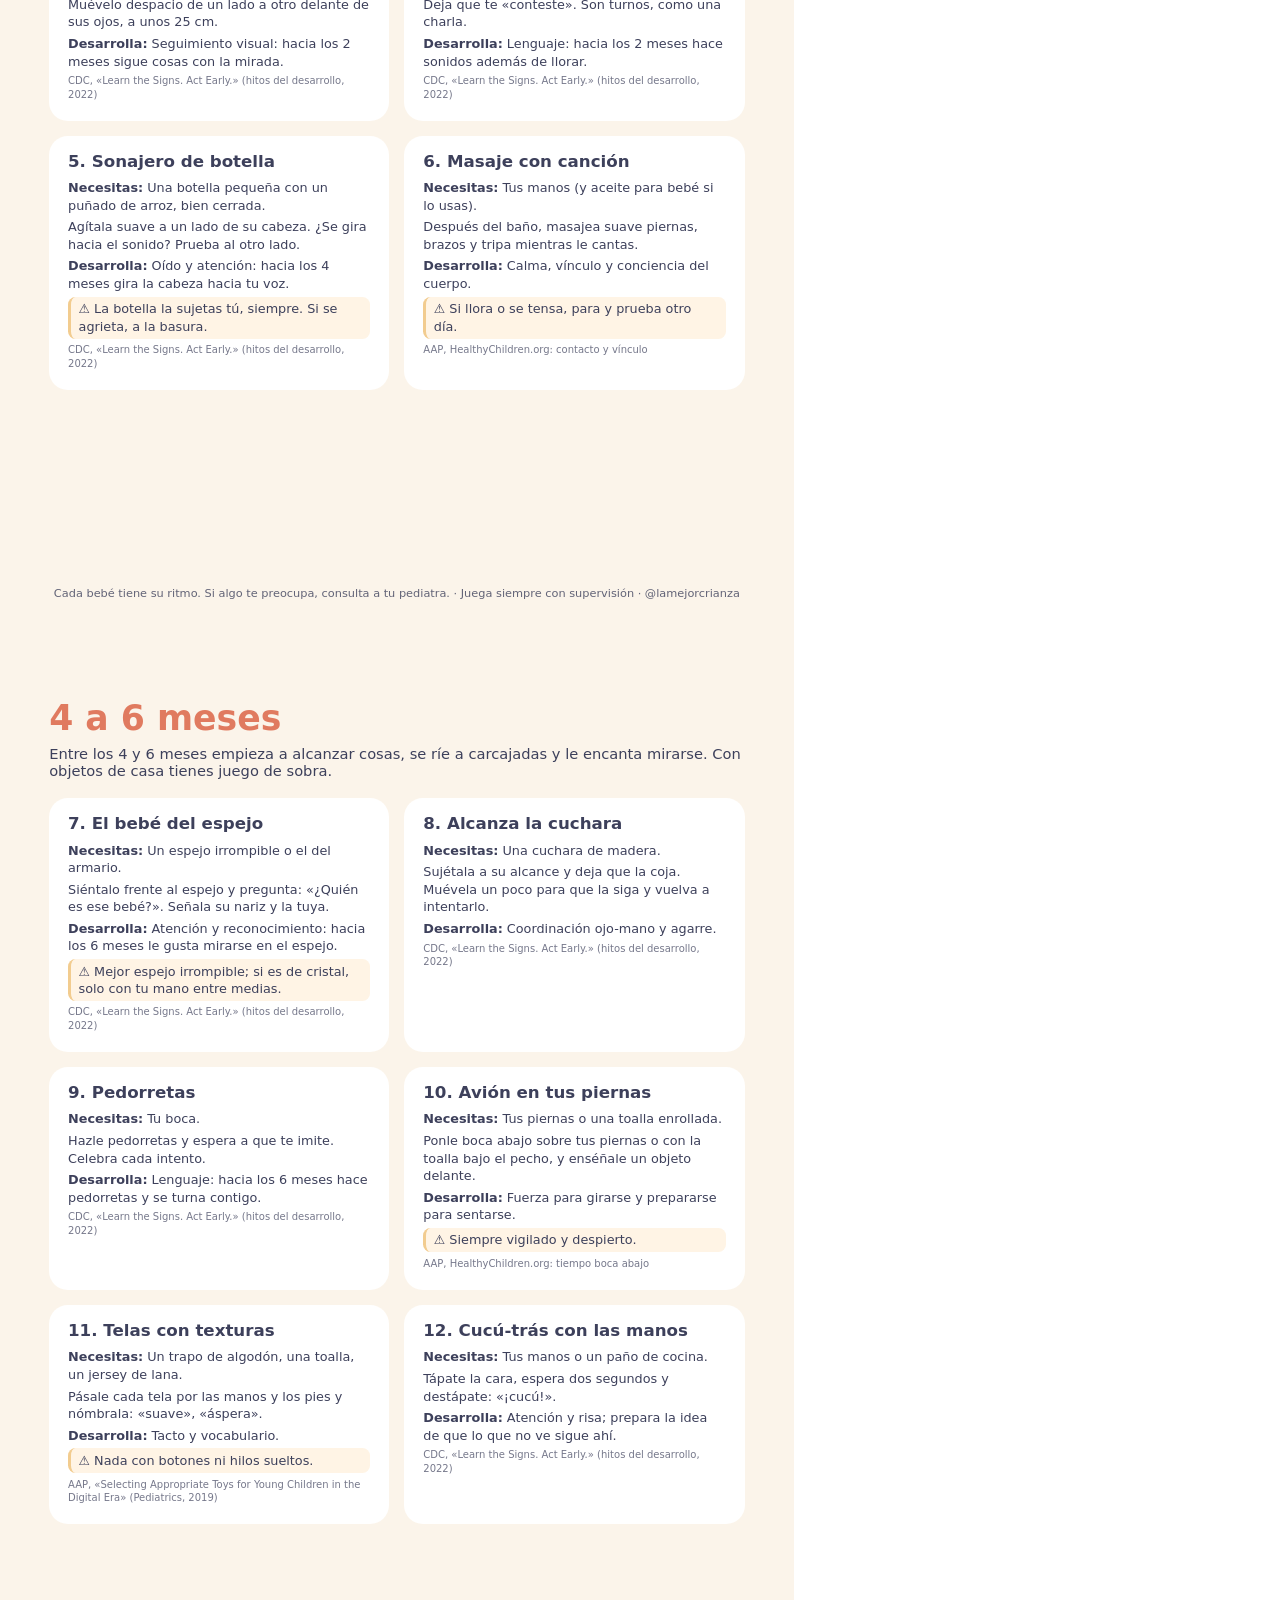
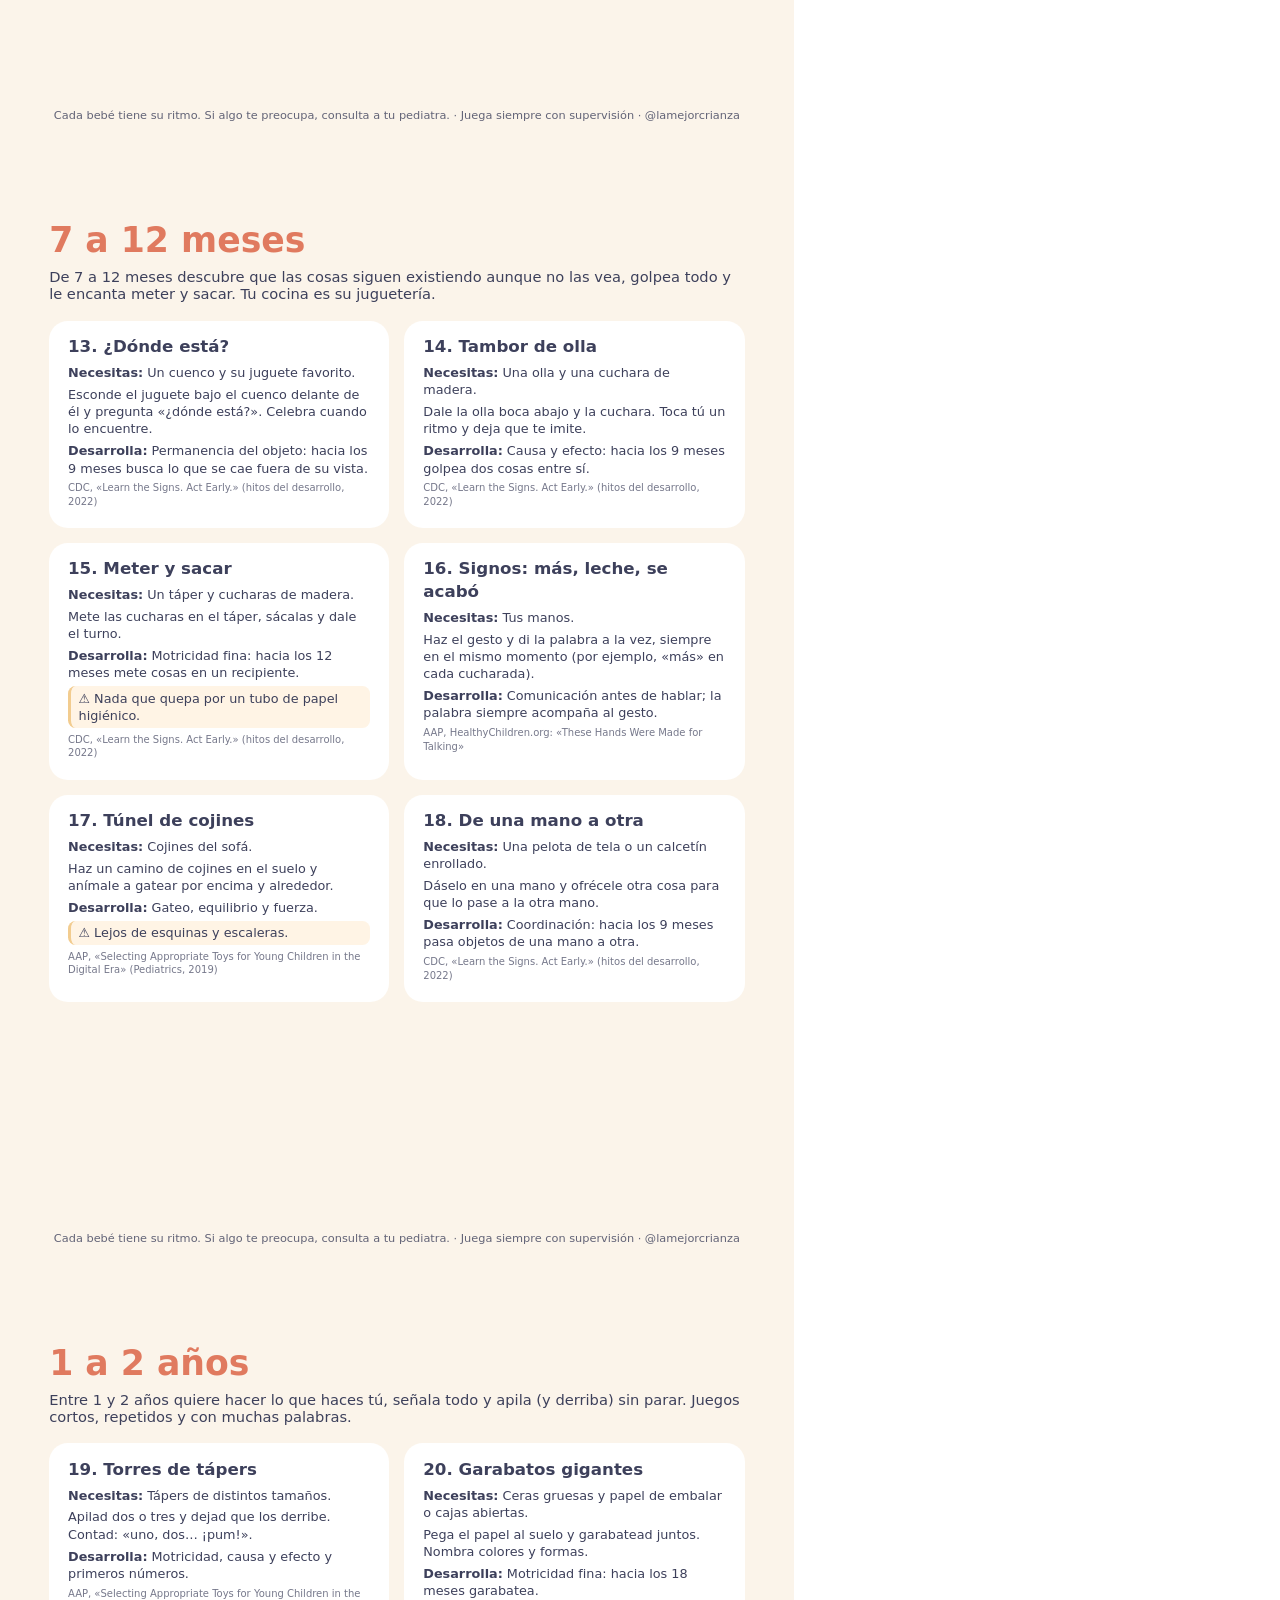
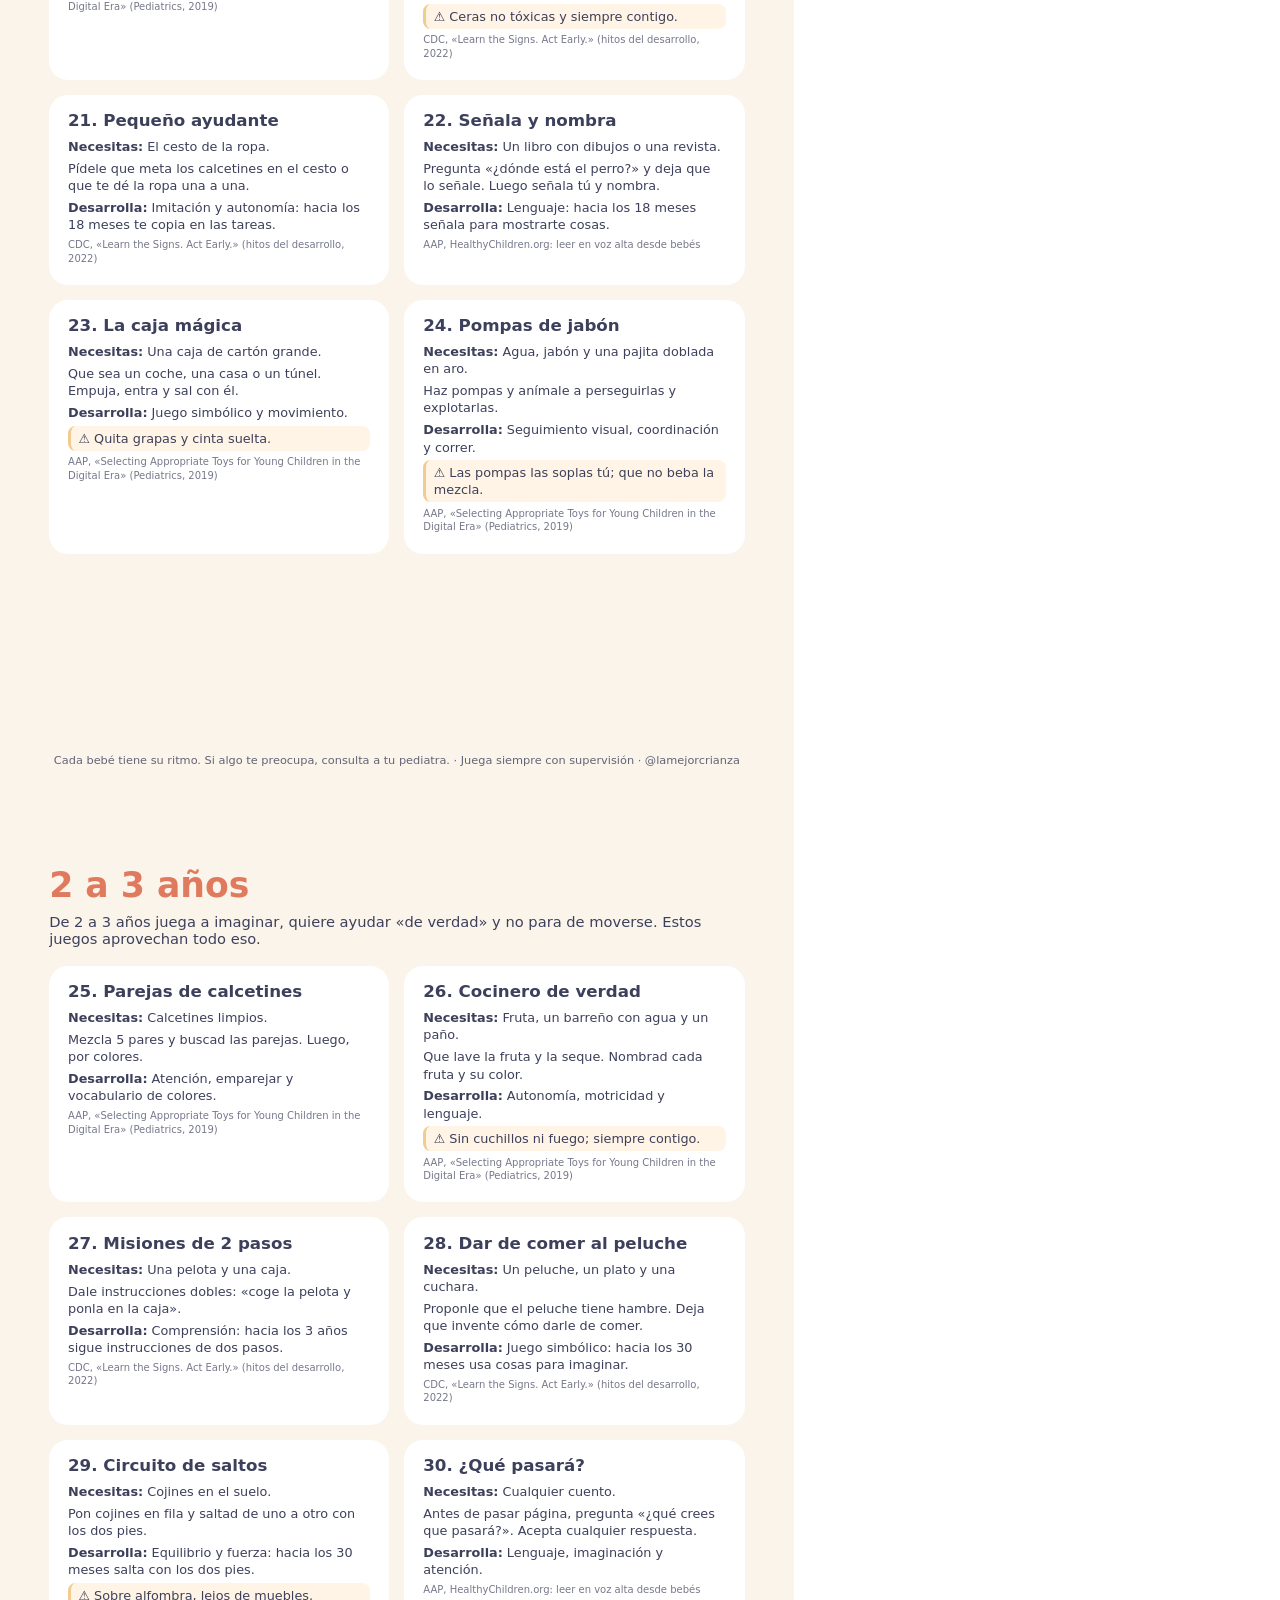
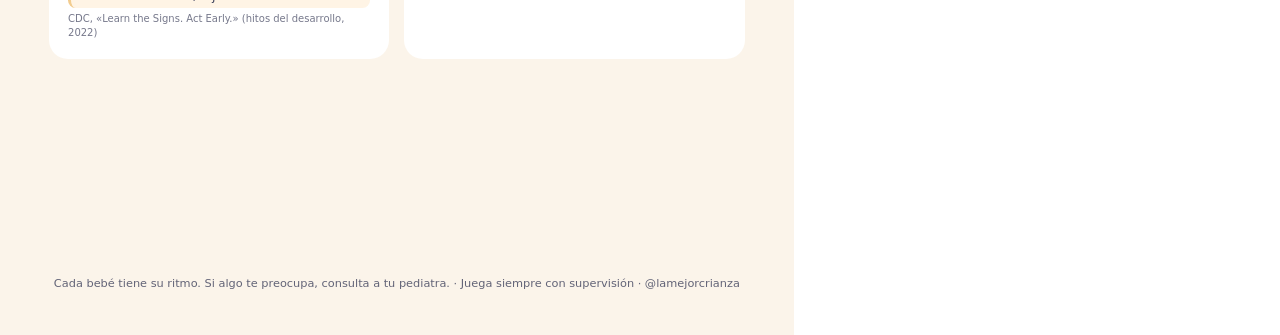
<file: guia-imprimir.html>
<!doctype html><html lang="es"><head><meta charset="utf-8"><meta name="robots" content="noindex"><title>Guía: 30 juegos gratis para bebés de 0 a 3 años · La mejor crianza</title>
<style>
@page{size:A4;margin:0}
*{box-sizing:border-box}
body{margin:0;font-family:"Nunito","Segoe UI",system-ui,sans-serif;color:#3D405B;-webkit-print-color-adjust:exact;print-color-adjust:exact}
.hoja{width:210mm;height:297mm;padding:14mm 13mm;background:#FBF4EA;page-break-after:always;overflow:hidden;position:relative}
.portada{display:flex;flex-direction:column;justify-content:center;align-items:center;text-align:center;background:linear-gradient(180deg,#FBF4EA,#F5E6D3)}
.portada h1{font-size:40pt;line-height:1.1;margin:10mm 0 6mm} .portada h1 em{font-style:normal;color:#E07A5F}
.portada img{width:70mm;border-radius:8mm}
.portada p{font-size:14pt;max-width:150mm}
h2{font-size:26pt;margin:0 0 2mm;color:#E07A5F}
.i{font-size:11pt;margin:0 0 5mm}
.g{display:grid;grid-template-columns:1fr 1fr;gap:4mm}
.t{background:#fff;border-radius:5mm;padding:4mm 5mm;font-size:9.6pt;line-height:1.35}
.t h3{margin:0 0 1.5mm;font-size:12.5pt}
.t p{margin:1.2mm 0}
.s{background:#FFF4E5;border-left:3px solid #F2CC8F;padding:1mm 2mm;border-radius:2mm}
.f{font-size:7.5pt;opacity:.7}
.pie{position:absolute;bottom:9mm;left:13mm;right:13mm;font-size:8.5pt;text-align:center;opacity:.8}
</style></head><body>
<section class="hoja portada"><img src="img/portada.jpg" alt=""><h1>30 juegos <em>gratis y caseros</em><br>para bebés de 0 a 3 años</h1><p>Con cosas que ya tienes en casa, ordenados por edad. Cada juego dice qué necesitas, cómo se juega, qué desarrolla y su fuente (AAP, CDC).</p><p><b>@lamejorcrianza</b> · un juego nuevo cada día en Instagram</p><p style="font-size:10pt;opacity:.75">Informativo: no sustituye a tu pediatra. Las edades son orientativas.</p></section>
<section class="hoja"><h2>0 a 3 meses</h2><p class="i">En los primeros meses el mejor juguete eres tú: tu cara, tu voz y tu piel. Estos juegos duran pocos minutos y se hacen cuando el bebé está despierto y tranquilo.</p><div class="g"><div class="t"><h3>1. Cara a cara a 25 cm</h3><p><b>Necesitas:</b> Nada: solo tu cara.</p><p>Ponte a unos 20-30 cm de su cara, sonríe y háblale despacio. Haz pausas para que te mire.</p><p><b>Desarrolla:</b> Vista y vínculo: a esa distancia es donde mejor enfoca.</p><p class="f">AAP, HealthyChildren.org: la vista del recién nacido</p></div><div class="t"><h3>2. Boca abajo sobre tu pecho</h3><p><b>Necesitas:</b> Tu pecho o una manta en el suelo.</p><p>Túmbate boca arriba y ponle boca abajo sobre ti. Háblale para que levante la cabeza. Empieza con ratos cortos varias veces al día.</p><p><b>Desarrolla:</b> Fuerza de cuello y espalda.</p><p class="s">⚠️ Siempre despierto y vigilado. Para dormir, siempre boca arriba.</p><p class="f">AAP, HealthyChildren.org: tiempo boca abajo</p></div><div class="t"><h3>3. Sigue el pañuelo</h3><p><b>Necesitas:</b> Un pañuelo o calcetín de color fuerte.</p><p>Muévelo despacio de un lado a otro delante de sus ojos, a unos 25 cm.</p><p><b>Desarrolla:</b> Seguimiento visual: hacia los 2 meses sigue cosas con la mirada.</p><p class="f">CDC, «Learn the Signs. Act Early.» (hitos del desarrollo, 2022)</p></div><div class="t"><h3>4. Conversación de gorjeos</h3><p><b>Necesitas:</b> Tu voz.</p><p>Cuando haga un sonido, repítelo y espera. Deja que te «conteste». Son turnos, como una charla.</p><p><b>Desarrolla:</b> Lenguaje: hacia los 2 meses hace sonidos además de llorar.</p><p class="f">CDC, «Learn the Signs. Act Early.» (hitos del desarrollo, 2022)</p></div><div class="t"><h3>5. Sonajero de botella</h3><p><b>Necesitas:</b> Una botella pequeña con un puñado de arroz, bien cerrada.</p><p>Agítala suave a un lado de su cabeza. ¿Se gira hacia el sonido? Prueba al otro lado.</p><p><b>Desarrolla:</b> Oído y atención: hacia los 4 meses gira la cabeza hacia tu voz.</p><p class="s">⚠️ La botella la sujetas tú, siempre. Si se agrieta, a la basura.</p><p class="f">CDC, «Learn the Signs. Act Early.» (hitos del desarrollo, 2022)</p></div><div class="t"><h3>6. Masaje con canción</h3><p><b>Necesitas:</b> Tus manos (y aceite para bebé si lo usas).</p><p>Después del baño, masajea suave piernas, brazos y tripa mientras le cantas.</p><p><b>Desarrolla:</b> Calma, vínculo y conciencia del cuerpo.</p><p class="s">⚠️ Si llora o se tensa, para y prueba otro día.</p><p class="f">AAP, HealthyChildren.org: contacto y vínculo</p></div></div><p class="pie">Cada bebé tiene su ritmo. Si algo te preocupa, consulta a tu pediatra. · Juega siempre con supervisión · @lamejorcrianza</p></section><section class="hoja"><h2>4 a 6 meses</h2><p class="i">Entre los 4 y 6 meses empieza a alcanzar cosas, se ríe a carcajadas y le encanta mirarse. Con objetos de casa tienes juego de sobra.</p><div class="g"><div class="t"><h3>7. El bebé del espejo</h3><p><b>Necesitas:</b> Un espejo irrompible o el del armario.</p><p>Siéntalo frente al espejo y pregunta: «¿Quién es ese bebé?». Señala su nariz y la tuya.</p><p><b>Desarrolla:</b> Atención y reconocimiento: hacia los 6 meses le gusta mirarse en el espejo.</p><p class="s">⚠️ Mejor espejo irrompible; si es de cristal, solo con tu mano entre medias.</p><p class="f">CDC, «Learn the Signs. Act Early.» (hitos del desarrollo, 2022)</p></div><div class="t"><h3>8. Alcanza la cuchara</h3><p><b>Necesitas:</b> Una cuchara de madera.</p><p>Sujétala a su alcance y deja que la coja. Muévela un poco para que la siga y vuelva a intentarlo.</p><p><b>Desarrolla:</b> Coordinación ojo-mano y agarre.</p><p class="f">CDC, «Learn the Signs. Act Early.» (hitos del desarrollo, 2022)</p></div><div class="t"><h3>9. Pedorretas</h3><p><b>Necesitas:</b> Tu boca.</p><p>Hazle pedorretas y espera a que te imite. Celebra cada intento.</p><p><b>Desarrolla:</b> Lenguaje: hacia los 6 meses hace pedorretas y se turna contigo.</p><p class="f">CDC, «Learn the Signs. Act Early.» (hitos del desarrollo, 2022)</p></div><div class="t"><h3>10. Avión en tus piernas</h3><p><b>Necesitas:</b> Tus piernas o una toalla enrollada.</p><p>Ponle boca abajo sobre tus piernas o con la toalla bajo el pecho, y enséñale un objeto delante.</p><p><b>Desarrolla:</b> Fuerza para girarse y prepararse para sentarse.</p><p class="s">⚠️ Siempre vigilado y despierto.</p><p class="f">AAP, HealthyChildren.org: tiempo boca abajo</p></div><div class="t"><h3>11. Telas con texturas</h3><p><b>Necesitas:</b> Un trapo de algodón, una toalla, un jersey de lana.</p><p>Pásale cada tela por las manos y los pies y nómbrala: «suave», «áspera».</p><p><b>Desarrolla:</b> Tacto y vocabulario.</p><p class="s">⚠️ Nada con botones ni hilos sueltos.</p><p class="f">AAP, «Selecting Appropriate Toys for Young Children in the Digital Era» (Pediatrics, 2019)</p></div><div class="t"><h3>12. Cucú-trás con las manos</h3><p><b>Necesitas:</b> Tus manos o un paño de cocina.</p><p>Tápate la cara, espera dos segundos y destápate: «¡cucú!».</p><p><b>Desarrolla:</b> Atención y risa; prepara la idea de que lo que no ve sigue ahí.</p><p class="f">CDC, «Learn the Signs. Act Early.» (hitos del desarrollo, 2022)</p></div></div><p class="pie">Cada bebé tiene su ritmo. Si algo te preocupa, consulta a tu pediatra. · Juega siempre con supervisión · @lamejorcrianza</p></section><section class="hoja"><h2>7 a 12 meses</h2><p class="i">De 7 a 12 meses descubre que las cosas siguen existiendo aunque no las vea, golpea todo y le encanta meter y sacar. Tu cocina es su juguetería.</p><div class="g"><div class="t"><h3>13. ¿Dónde está?</h3><p><b>Necesitas:</b> Un cuenco y su juguete favorito.</p><p>Esconde el juguete bajo el cuenco delante de él y pregunta «¿dónde está?». Celebra cuando lo encuentre.</p><p><b>Desarrolla:</b> Permanencia del objeto: hacia los 9 meses busca lo que se cae fuera de su vista.</p><p class="f">CDC, «Learn the Signs. Act Early.» (hitos del desarrollo, 2022)</p></div><div class="t"><h3>14. Tambor de olla</h3><p><b>Necesitas:</b> Una olla y una cuchara de madera.</p><p>Dale la olla boca abajo y la cuchara. Toca tú un ritmo y deja que te imite.</p><p><b>Desarrolla:</b> Causa y efecto: hacia los 9 meses golpea dos cosas entre sí.</p><p class="f">CDC, «Learn the Signs. Act Early.» (hitos del desarrollo, 2022)</p></div><div class="t"><h3>15. Meter y sacar</h3><p><b>Necesitas:</b> Un táper y cucharas de madera.</p><p>Mete las cucharas en el táper, sácalas y dale el turno.</p><p><b>Desarrolla:</b> Motricidad fina: hacia los 12 meses mete cosas en un recipiente.</p><p class="s">⚠️ Nada que quepa por un tubo de papel higiénico.</p><p class="f">CDC, «Learn the Signs. Act Early.» (hitos del desarrollo, 2022)</p></div><div class="t"><h3>16. Signos: más, leche, se acabó</h3><p><b>Necesitas:</b> Tus manos.</p><p>Haz el gesto y di la palabra a la vez, siempre en el mismo momento (por ejemplo, «más» en cada cucharada).</p><p><b>Desarrolla:</b> Comunicación antes de hablar; la palabra siempre acompaña al gesto.</p><p class="f">AAP, HealthyChildren.org: «These Hands Were Made for Talking»</p></div><div class="t"><h3>17. Túnel de cojines</h3><p><b>Necesitas:</b> Cojines del sofá.</p><p>Haz un camino de cojines en el suelo y anímale a gatear por encima y alrededor.</p><p><b>Desarrolla:</b> Gateo, equilibrio y fuerza.</p><p class="s">⚠️ Lejos de esquinas y escaleras.</p><p class="f">AAP, «Selecting Appropriate Toys for Young Children in the Digital Era» (Pediatrics, 2019)</p></div><div class="t"><h3>18. De una mano a otra</h3><p><b>Necesitas:</b> Una pelota de tela o un calcetín enrollado.</p><p>Dáselo en una mano y ofrécele otra cosa para que lo pase a la otra mano.</p><p><b>Desarrolla:</b> Coordinación: hacia los 9 meses pasa objetos de una mano a otra.</p><p class="f">CDC, «Learn the Signs. Act Early.» (hitos del desarrollo, 2022)</p></div></div><p class="pie">Cada bebé tiene su ritmo. Si algo te preocupa, consulta a tu pediatra. · Juega siempre con supervisión · @lamejorcrianza</p></section><section class="hoja"><h2>1 a 2 años</h2><p class="i">Entre 1 y 2 años quiere hacer lo que haces tú, señala todo y apila (y derriba) sin parar. Juegos cortos, repetidos y con muchas palabras.</p><div class="g"><div class="t"><h3>19. Torres de tápers</h3><p><b>Necesitas:</b> Tápers de distintos tamaños.</p><p>Apilad dos o tres y dejad que los derribe. Contad: «uno, dos… ¡pum!».</p><p><b>Desarrolla:</b> Motricidad, causa y efecto y primeros números.</p><p class="f">AAP, «Selecting Appropriate Toys for Young Children in the Digital Era» (Pediatrics, 2019)</p></div><div class="t"><h3>20. Garabatos gigantes</h3><p><b>Necesitas:</b> Ceras gruesas y papel de embalar o cajas abiertas.</p><p>Pega el papel al suelo y garabatead juntos. Nombra colores y formas.</p><p><b>Desarrolla:</b> Motricidad fina: hacia los 18 meses garabatea.</p><p class="s">⚠️ Ceras no tóxicas y siempre contigo.</p><p class="f">CDC, «Learn the Signs. Act Early.» (hitos del desarrollo, 2022)</p></div><div class="t"><h3>21. Pequeño ayudante</h3><p><b>Necesitas:</b> El cesto de la ropa.</p><p>Pídele que meta los calcetines en el cesto o que te dé la ropa una a una.</p><p><b>Desarrolla:</b> Imitación y autonomía: hacia los 18 meses te copia en las tareas.</p><p class="f">CDC, «Learn the Signs. Act Early.» (hitos del desarrollo, 2022)</p></div><div class="t"><h3>22. Señala y nombra</h3><p><b>Necesitas:</b> Un libro con dibujos o una revista.</p><p>Pregunta «¿dónde está el perro?» y deja que lo señale. Luego señala tú y nombra.</p><p><b>Desarrolla:</b> Lenguaje: hacia los 18 meses señala para mostrarte cosas.</p><p class="f">AAP, HealthyChildren.org: leer en voz alta desde bebés</p></div><div class="t"><h3>23. La caja mágica</h3><p><b>Necesitas:</b> Una caja de cartón grande.</p><p>Que sea un coche, una casa o un túnel. Empuja, entra y sal con él.</p><p><b>Desarrolla:</b> Juego simbólico y movimiento.</p><p class="s">⚠️ Quita grapas y cinta suelta.</p><p class="f">AAP, «Selecting Appropriate Toys for Young Children in the Digital Era» (Pediatrics, 2019)</p></div><div class="t"><h3>24. Pompas de jabón</h3><p><b>Necesitas:</b> Agua, jabón y una pajita doblada en aro.</p><p>Haz pompas y anímale a perseguirlas y explotarlas.</p><p><b>Desarrolla:</b> Seguimiento visual, coordinación y correr.</p><p class="s">⚠️ Las pompas las soplas tú; que no beba la mezcla.</p><p class="f">AAP, «Selecting Appropriate Toys for Young Children in the Digital Era» (Pediatrics, 2019)</p></div></div><p class="pie">Cada bebé tiene su ritmo. Si algo te preocupa, consulta a tu pediatra. · Juega siempre con supervisión · @lamejorcrianza</p></section><section class="hoja"><h2>2 a 3 años</h2><p class="i">De 2 a 3 años juega a imaginar, quiere ayudar «de verdad» y no para de moverse. Estos juegos aprovechan todo eso.</p><div class="g"><div class="t"><h3>25. Parejas de calcetines</h3><p><b>Necesitas:</b> Calcetines limpios.</p><p>Mezcla 5 pares y buscad las parejas. Luego, por colores.</p><p><b>Desarrolla:</b> Atención, emparejar y vocabulario de colores.</p><p class="f">AAP, «Selecting Appropriate Toys for Young Children in the Digital Era» (Pediatrics, 2019)</p></div><div class="t"><h3>26. Cocinero de verdad</h3><p><b>Necesitas:</b> Fruta, un barreño con agua y un paño.</p><p>Que lave la fruta y la seque. Nombrad cada fruta y su color.</p><p><b>Desarrolla:</b> Autonomía, motricidad y lenguaje.</p><p class="s">⚠️ Sin cuchillos ni fuego; siempre contigo.</p><p class="f">AAP, «Selecting Appropriate Toys for Young Children in the Digital Era» (Pediatrics, 2019)</p></div><div class="t"><h3>27. Misiones de 2 pasos</h3><p><b>Necesitas:</b> Una pelota y una caja.</p><p>Dale instrucciones dobles: «coge la pelota y ponla en la caja».</p><p><b>Desarrolla:</b> Comprensión: hacia los 3 años sigue instrucciones de dos pasos.</p><p class="f">CDC, «Learn the Signs. Act Early.» (hitos del desarrollo, 2022)</p></div><div class="t"><h3>28. Dar de comer al peluche</h3><p><b>Necesitas:</b> Un peluche, un plato y una cuchara.</p><p>Proponle que el peluche tiene hambre. Deja que invente cómo darle de comer.</p><p><b>Desarrolla:</b> Juego simbólico: hacia los 30 meses usa cosas para imaginar.</p><p class="f">CDC, «Learn the Signs. Act Early.» (hitos del desarrollo, 2022)</p></div><div class="t"><h3>29. Circuito de saltos</h3><p><b>Necesitas:</b> Cojines en el suelo.</p><p>Pon cojines en fila y saltad de uno a otro con los dos pies.</p><p><b>Desarrolla:</b> Equilibrio y fuerza: hacia los 30 meses salta con los dos pies.</p><p class="s">⚠️ Sobre alfombra, lejos de muebles.</p><p class="f">CDC, «Learn the Signs. Act Early.» (hitos del desarrollo, 2022)</p></div><div class="t"><h3>30. ¿Qué pasará?</h3><p><b>Necesitas:</b> Cualquier cuento.</p><p>Antes de pasar página, pregunta «¿qué crees que pasará?». Acepta cualquier respuesta.</p><p><b>Desarrolla:</b> Lenguaje, imaginación y atención.</p><p class="f">AAP, HealthyChildren.org: leer en voz alta desde bebés</p></div></div><p class="pie">Cada bebé tiene su ritmo. Si algo te preocupa, consulta a tu pediatra. · Juega siempre con supervisión · @lamejorcrianza</p></section>
</body></html>
</file>
<file: estilo.css>
:root{--fondo:#FBF4EA;--fondo2:#F5E6D3;--texto:#3D405B;--acento:#E07A5F;--salvia:#81B29A;--oro:#F2CC8F;--blanco:#fff}
*{box-sizing:border-box}
body{margin:0;background:var(--fondo);color:var(--texto);font:18px/1.6 "Nunito","Segoe UI",system-ui,-apple-system,Roboto,sans-serif}
a{color:var(--acento)}
.envoltura{max-width:760px;margin:0 auto;padding:0 16px}
header{padding:18px 0}
header .envoltura{display:flex;justify-content:space-between;align-items:center;gap:12px;flex-wrap:wrap}
.marca{font-weight:900;font-size:20px;text-decoration:none;color:var(--texto)}
nav a{margin-left:14px;font-weight:700;text-decoration:none}
h1{font-size:clamp(30px,6vw,44px);line-height:1.15;margin:12px 0}
h2{font-size:26px;line-height:1.25;margin:36px 0 8px}
h1 em,h2 em{font-style:normal;color:var(--acento)}
.hero{display:grid;gap:24px;align-items:center;padding:16px 0 8px}
@media(min-width:720px){.hero{grid-template-columns:1.3fr 1fr}}
.hero img{width:100%;max-width:300px;border-radius:24px;box-shadow:0 12px 30px rgba(61,64,91,.15);justify-self:center}
.boton{display:inline-block;background:var(--acento);color:var(--blanco);font-weight:900;font-size:20px;padding:14px 28px;border-radius:40px;text-decoration:none;box-shadow:0 8px 20px rgba(224,122,95,.35)}
.boton:hover{filter:brightness(1.05)}
.nota{font-size:15px;opacity:.8}
.etapas{display:grid;gap:14px;grid-template-columns:repeat(auto-fit,minmax(200px,1fr));margin:20px 0}
.etapa{background:var(--blanco);border-radius:20px;padding:18px;text-decoration:none;color:var(--texto);box-shadow:0 6px 18px rgba(61,64,91,.08)}
.etapa b{display:block;font-size:20px;color:var(--acento)}
.juego{background:var(--blanco);border-radius:24px;padding:20px 22px;margin:18px 0;box-shadow:0 6px 18px rgba(61,64,91,.08)}
.juego h2{margin-top:0}
.juego dl{margin:0}
.juego dt{font-weight:900;margin-top:10px}
.juego dd{margin:0}
.seg{background:#FFF4E5;border-left:5px solid var(--oro);padding:8px 12px;border-radius:8px;margin-top:10px}
.fuente{font-size:14px;opacity:.75;margin-top:10px}
.cta{background:var(--salvia);color:var(--blanco);border-radius:28px;padding:26px;margin:36px 0;text-align:center}
.cta h2{margin-top:0;color:var(--blanco)}
.cta .boton{background:var(--blanco);color:var(--texto)}
details{background:var(--blanco);border-radius:16px;padding:14px 18px;margin:10px 0}
summary{font-weight:800;cursor:pointer}
.migas{font-size:14px;margin-top:8px}
footer{margin-top:48px;padding:28px 0;background:var(--fondo2);font-size:15px}
</file>
